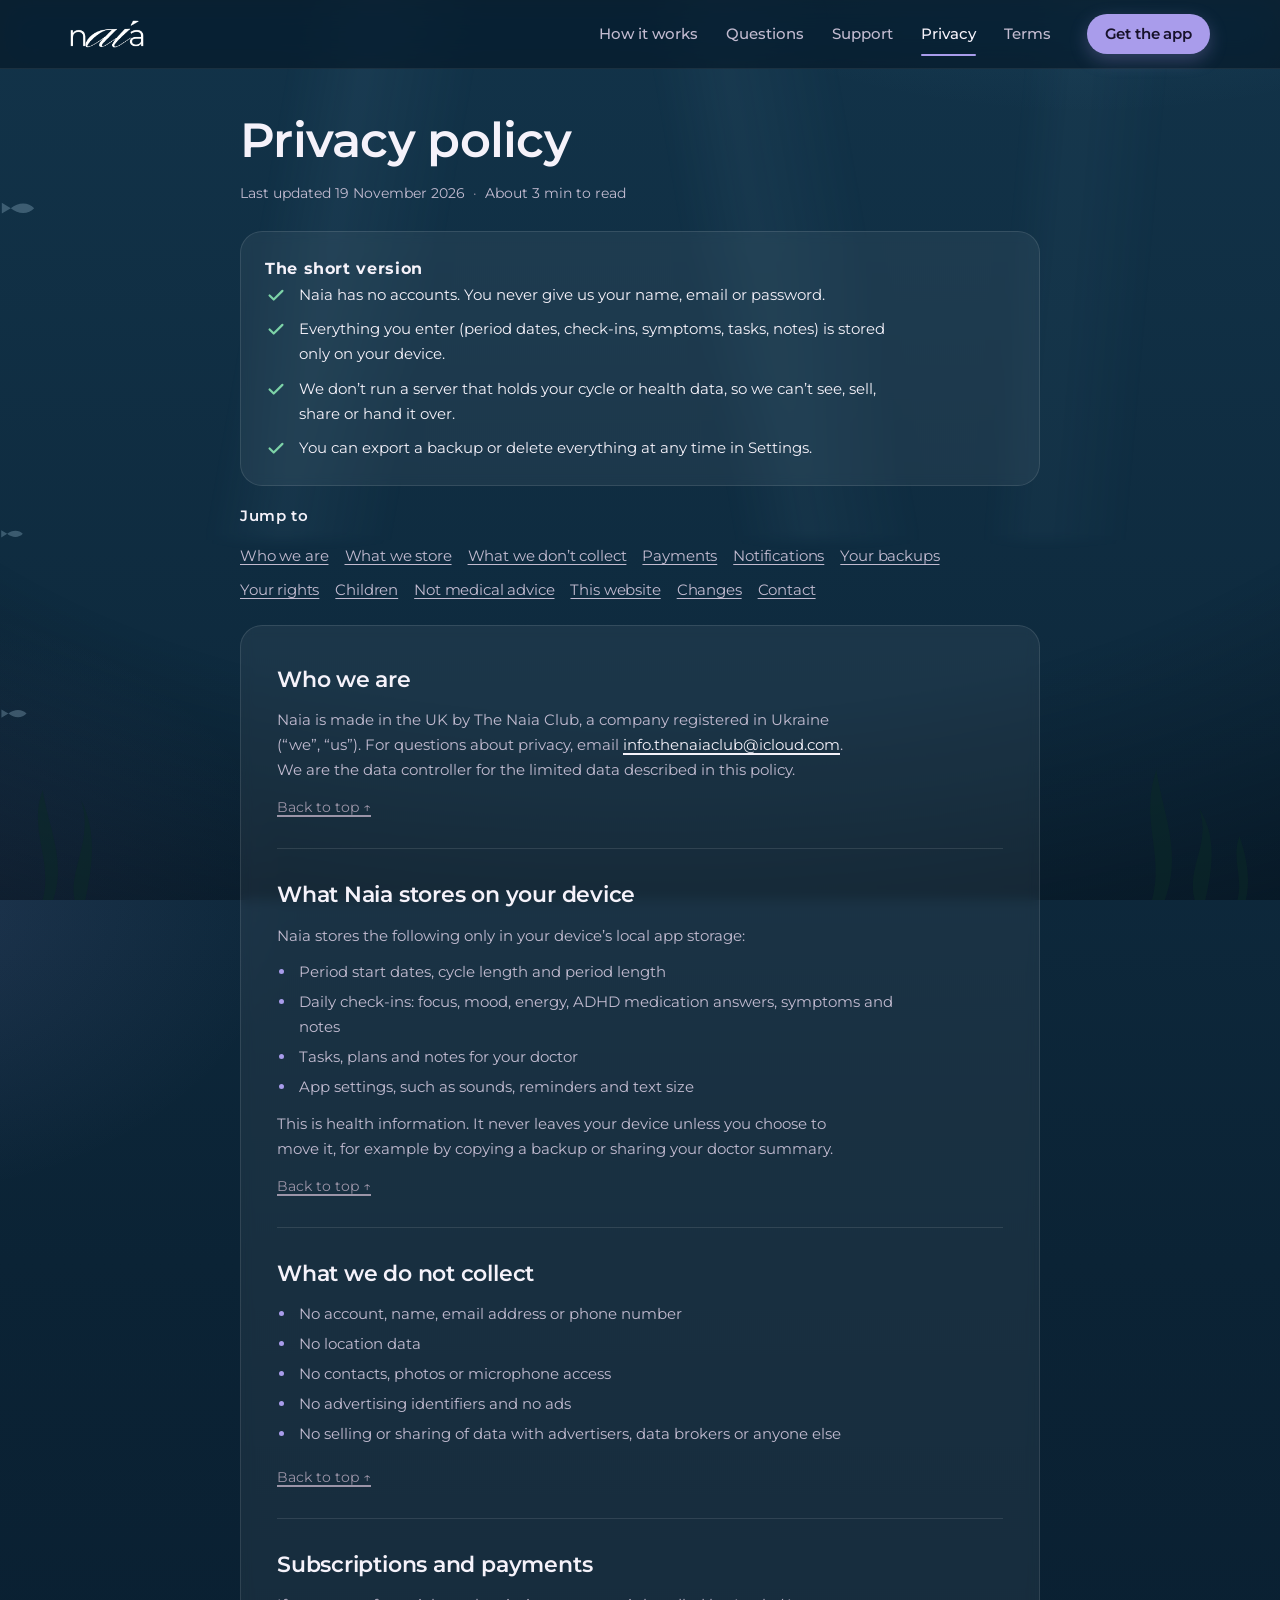
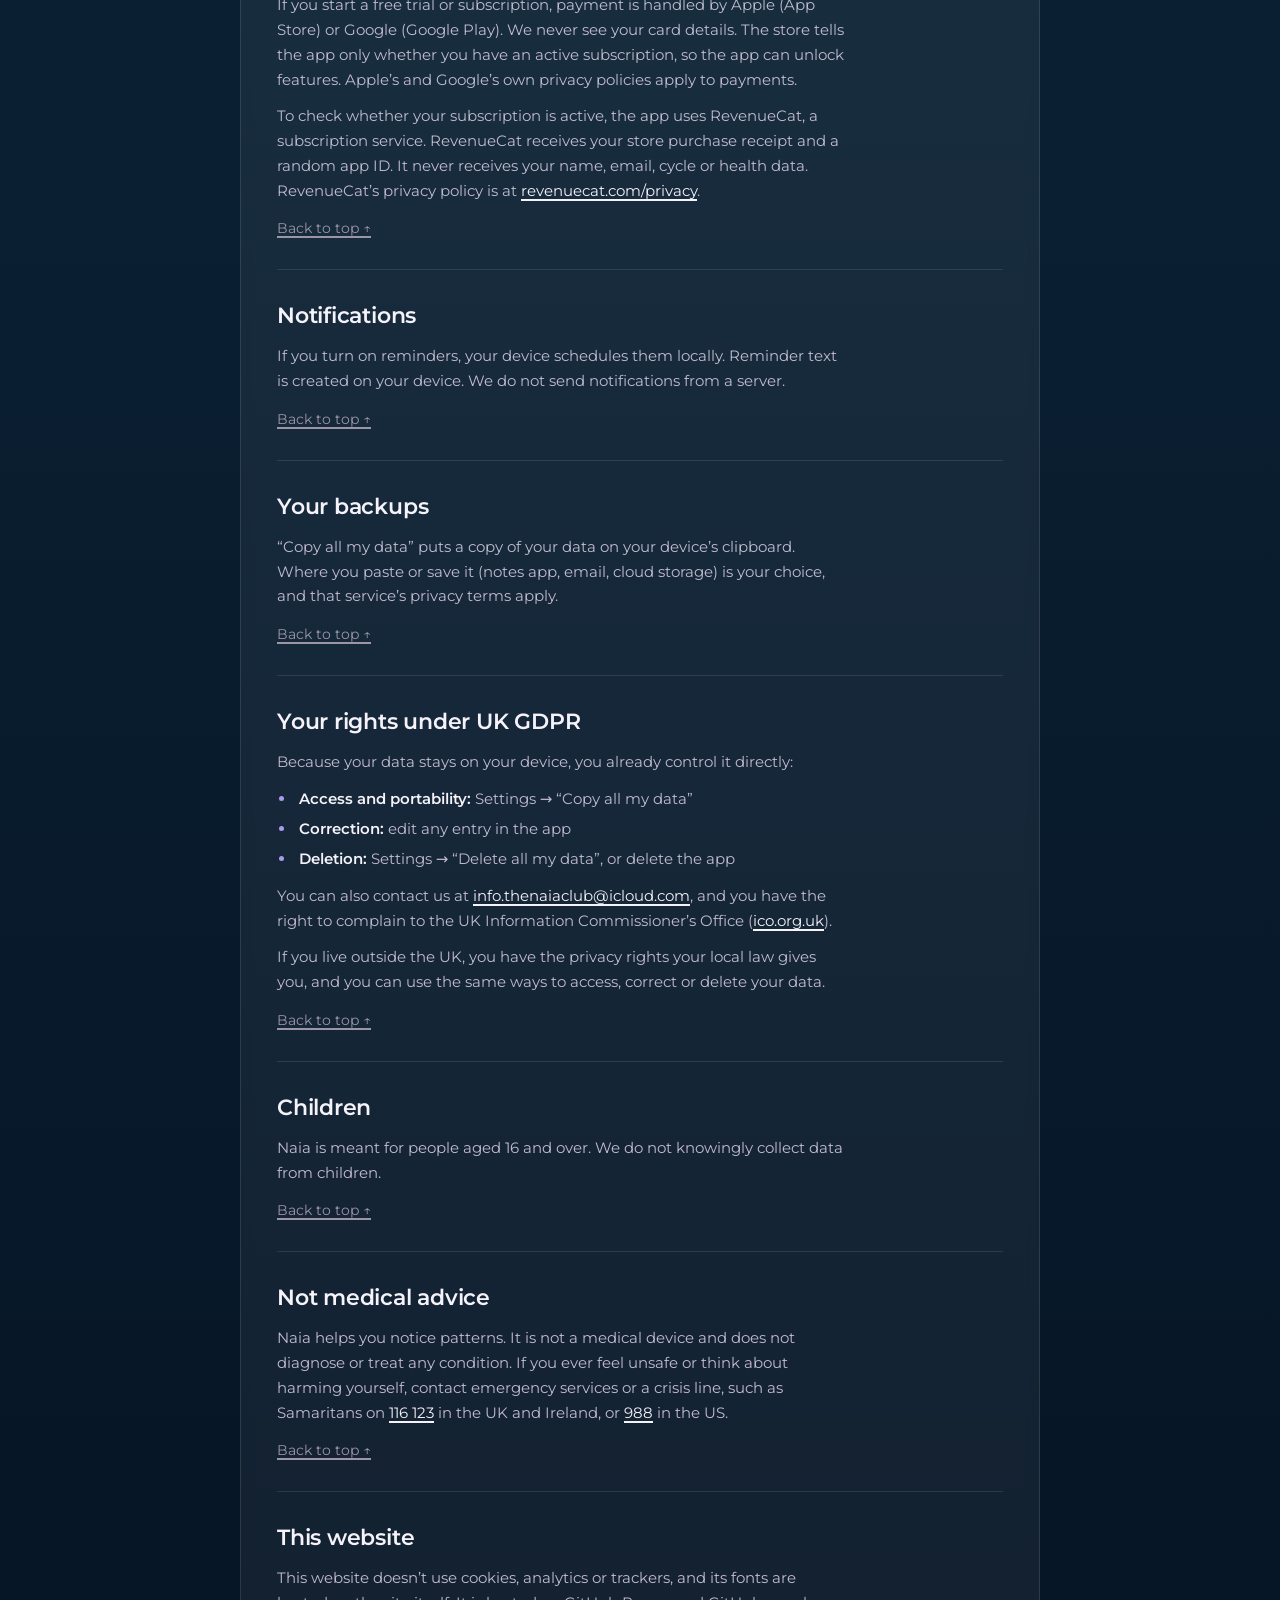
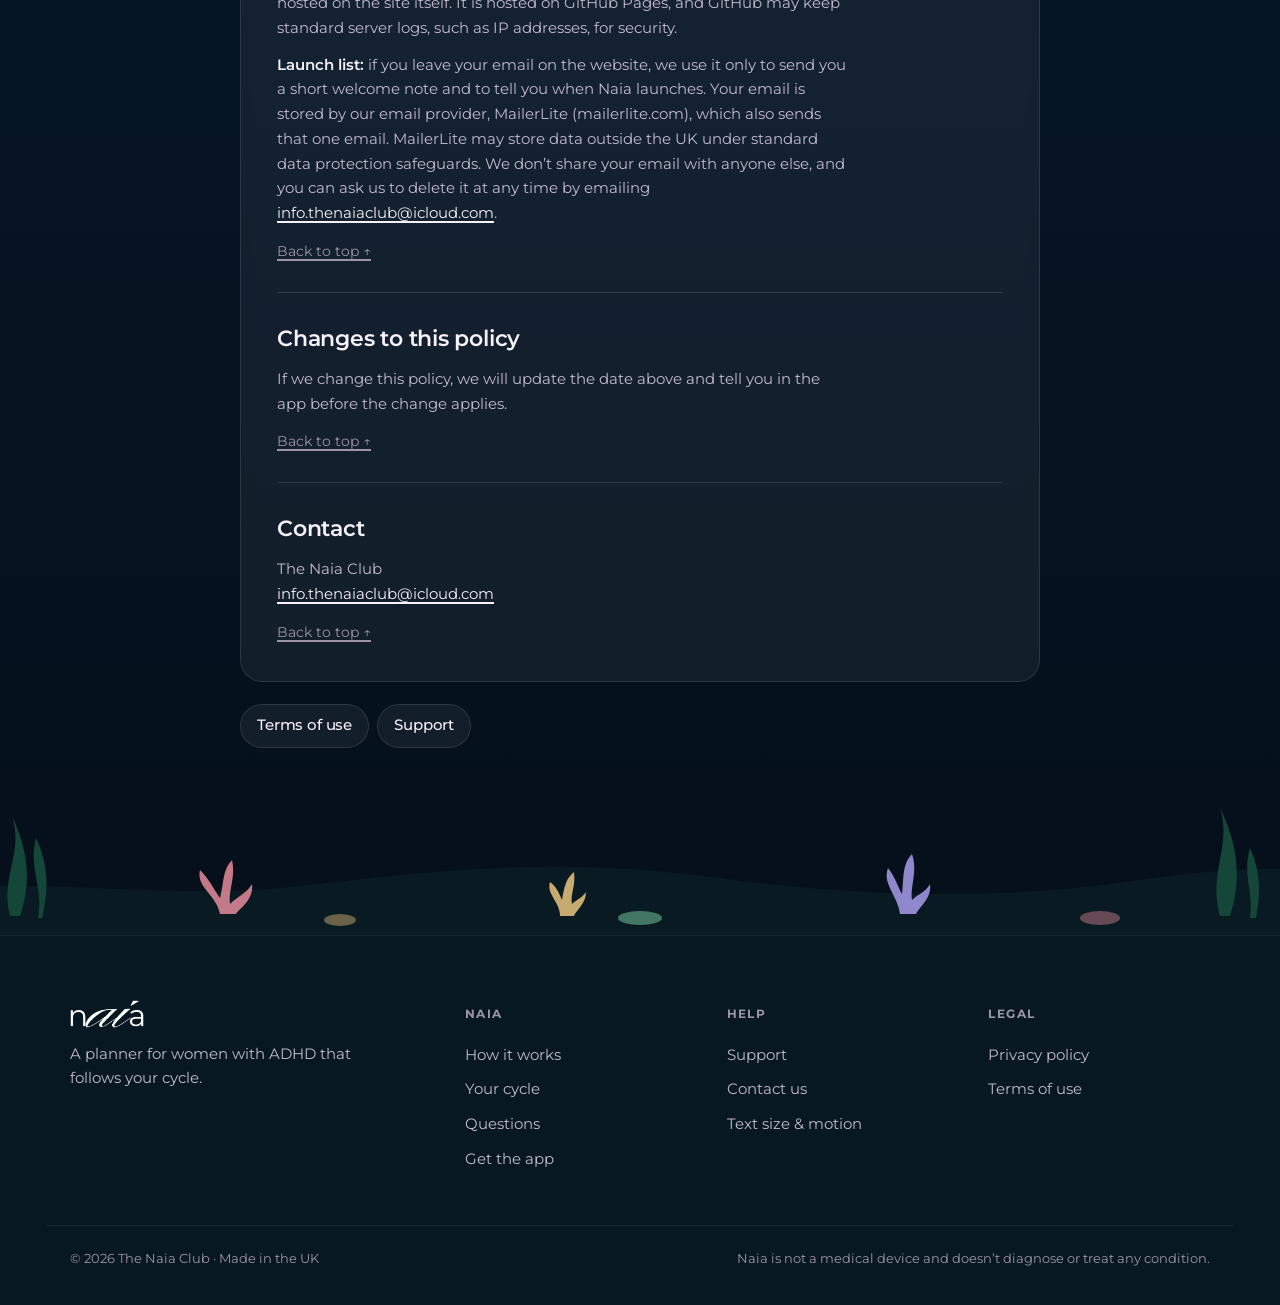
<file: privacy/index.html>
<!doctype html>
<html lang="en-GB" class="still">
<head>
<meta charset="utf-8">
<meta name="viewport" content="width=device-width,initial-scale=1,viewport-fit=cover">
<meta name="apple-mobile-web-app-title" content="Naia">
<meta name="format-detection" content="telephone=no">
<title>Privacy policy · Naia</title>
<meta name="description" content="How Naia handles your data. There are no accounts, and everything stays on your device.">
<meta name="theme-color" content="#0A1F30">
<link rel="icon" href="../favicon.svg" type="image/svg+xml">
<link rel="apple-touch-icon" href="../apple-touch-icon.png">
<meta property="og:type" content="website">
<meta property="og:site_name" content="Naia">
<meta property="og:title" content="Privacy policy · Naia">
<meta property="og:description" content="How Naia handles your data. There are no accounts, and everything stays on your device.">
<meta property="og:image" content="https://thenaiaclub.github.io/og.png">
<meta property="og:url" content="https://thenaiaclub.github.io/privacy/">
<meta name="twitter:card" content="summary_large_image">
<link rel="preload" href="../fonts/montserrat.woff2" as="font" type="font/woff2" crossorigin>
<link rel="stylesheet" href="../fonts/fonts.css">
<link rel="stylesheet" href="../style.css?v=1795731185">
<script src="../site.js?v=1795731185"></script>
</head>
<body>
<a class="skip" href="#main">Skip to content</a>
<div class="sea" aria-hidden="true"><div class="rays"></div>
<svg class="weed" viewBox="0 0 1200 160" preserveAspectRatio="none"><g fill="#0B2A26"><path d="M40 160c10-40-14-70 0-110 6 40 22 70 10 110z"/><path d="M70 160c-6-30 18-60 6-100 16 34 10 70 4 100z"/><path d="M1080 160c12-46-12-80 4-130 8 50 24 84 8 130z"/><path d="M1120 160c-8-34 16-56 4-92 18 30 12 64 6 92z"/><path d="M1160 160c6-24-6-40 2-64 8 26 10 44 6 64z"/></g></svg>
</div>
<header class="site"><div class="wrap nav2">
  <a class="brand" href="../index.html" aria-label="Naia home"><img class="logo" src="../logo.png" width="510" height="193" alt=""></a>
  <nav class="main" aria-label="Main"><a href="../index.html#features">How it works</a><a href="../index.html#faq">Questions</a><a href="../support/index.html">Support</a><a href="../privacy/index.html" aria-current="page">Privacy</a><a href="../terms/index.html">Terms</a></nav>
  <a class="btn navbtn" href="../index.html#download">Get the app</a>
  <button class="menubtn" id="menuBtn" type="button" aria-expanded="false" aria-controls="mnav" aria-label="Menu"><svg viewBox="0 0 24 24" fill="none" stroke="currentColor" stroke-width="2" stroke-linecap="round" aria-hidden="true"><path d="M4 7h16M4 12h16M4 17h16"/></svg></button>
</div>
<div class="mnav" id="mnav" hidden><div class="wrap"><a href="../index.html#features">How it works</a><a href="../index.html#faq">Questions</a><a href="../support/index.html">Support</a><a href="../privacy/index.html" aria-current="page">Privacy</a><a href="../terms/index.html">Terms</a><button type="button" class="opensettings">Text size &amp; motion</button></div></div>
</header>
<main id="main">
<section class="page" id="top"><div class="wrap">
<h1>Privacy policy</h1>
<div class="meta"><span>Last updated 19 November 2026</span><span>About 3 min to read</span></div>
<div class="card inshort"><p class="label">The short version</p><ul><li><svg viewBox="0 0 24 24" fill="none" stroke="currentColor" stroke-width="2.4" stroke-linecap="round" stroke-linejoin="round" aria-hidden="true"><path d="M5 12.5l4.5 4.5L19 7.5"/></svg><span>Naia has no accounts. You never give us your name, email or password.</span></li><li><svg viewBox="0 0 24 24" fill="none" stroke="currentColor" stroke-width="2.4" stroke-linecap="round" stroke-linejoin="round" aria-hidden="true"><path d="M5 12.5l4.5 4.5L19 7.5"/></svg><span>Everything you enter (period dates, check-ins, symptoms, tasks, notes) is stored only on your device.</span></li><li><svg viewBox="0 0 24 24" fill="none" stroke="currentColor" stroke-width="2.4" stroke-linecap="round" stroke-linejoin="round" aria-hidden="true"><path d="M5 12.5l4.5 4.5L19 7.5"/></svg><span>We don’t run a server that holds your cycle or health data, so we can’t see, sell, share or hand it over.</span></li><li><svg viewBox="0 0 24 24" fill="none" stroke="currentColor" stroke-width="2.4" stroke-linecap="round" stroke-linejoin="round" aria-hidden="true"><path d="M5 12.5l4.5 4.5L19 7.5"/></svg><span>You can export a backup or delete everything at any time in Settings.</span></li></ul></div>
<div class="jump"><span class="label">Jump to</span><nav aria-label="On this page"><a class="pill" href="#who-we-are">Who we are</a><a class="pill" href="#what-naia-stores-on-your-device">What we store</a><a class="pill" href="#what-we-do-not-collect">What we don’t collect</a><a class="pill" href="#subscriptions-and-payments">Payments</a><a class="pill" href="#notifications">Notifications</a><a class="pill" href="#your-backups">Your backups</a><a class="pill" href="#your-rights-under-uk-gdpr">Your rights</a><a class="pill" href="#children">Children</a><a class="pill" href="#not-medical-advice">Not medical advice</a><a class="pill" href="#this-website">This website</a><a class="pill" href="#changes-to-this-policy">Changes</a><a class="pill" href="#contact">Contact</a></nav></div>
<div class="card doc">
<section id="who-we-are"><h2>Who we are</h2><p>Naia is made in the UK by The Naia Club, a company registered in Ukraine (“we”, “us”). For questions about privacy, email <a href="mailto:info.thenaiaclub@icloud.com">info.thenaiaclub@icloud.com</a>. We are the data controller for the limited data described in this policy.</p><a class="totop" href="#top">Back to top ↑</a></section>
<section id="what-naia-stores-on-your-device"><h2>What Naia stores on your device</h2><p>Naia stores the following only in your device’s local app storage:</p><ul><li>Period start dates, cycle length and period length</li><li>Daily check-ins: focus, mood, energy, ADHD medication answers, symptoms and notes</li><li>Tasks, plans and notes for your doctor</li><li>App settings, such as sounds, reminders and text size</li></ul><p>This is health information. It never leaves your device unless you choose to move it, for example by copying a backup or sharing your doctor summary.</p><a class="totop" href="#top">Back to top ↑</a></section>
<section id="what-we-do-not-collect"><h2>What we do not collect</h2><ul><li>No account, name, email address or phone number</li><li>No location data</li><li>No contacts, photos or microphone access</li><li>No advertising identifiers and no ads</li><li>No selling or sharing of data with advertisers, data brokers or anyone else</li></ul><a class="totop" href="#top">Back to top ↑</a></section>
<section id="subscriptions-and-payments"><h2>Subscriptions and payments</h2><p>If you start a free trial or subscription, payment is handled by Apple (App Store) or Google (Google Play). We never see your card details. The store tells the app only whether you have an active subscription, so the app can unlock features. Apple’s and Google’s own privacy policies apply to payments.</p><p>To check whether your subscription is active, the app uses RevenueCat, a subscription service. RevenueCat receives your store purchase receipt and a random app ID. It never receives your name, email, cycle or health data. RevenueCat’s privacy policy is at <a href="https://www.revenuecat.com/privacy" rel="noopener">revenuecat.com/privacy</a>.</p><a class="totop" href="#top">Back to top ↑</a></section>
<section id="notifications"><h2>Notifications</h2><p>If you turn on reminders, your device schedules them locally. Reminder text is created on your device. We do not send notifications from a server.</p><a class="totop" href="#top">Back to top ↑</a></section>
<section id="your-backups"><h2>Your backups</h2><p>“Copy all my data” puts a copy of your data on your device’s clipboard. Where you paste or save it (notes app, email, cloud storage) is your choice, and that service’s privacy terms apply.</p><a class="totop" href="#top">Back to top ↑</a></section>
<section id="your-rights-under-uk-gdpr"><h2>Your rights under UK GDPR</h2><p>Because your data stays on your device, you already control it directly:</p><ul><li><b>Access and portability:</b> Settings → “Copy all my data”</li><li><b>Correction:</b> edit any entry in the app</li><li><b>Deletion:</b> Settings → “Delete all my data”, or delete the app</li></ul><p>You can also contact us at <a href="mailto:info.thenaiaclub@icloud.com">info.thenaiaclub@icloud.com</a>, and you have the right to complain to the UK Information Commissioner’s Office (<a href="https://ico.org.uk" rel="noopener">ico.org.uk</a>).</p><p>If you live outside the UK, you have the privacy rights your local law gives you, and you can use the same ways to access, correct or delete your data.</p><a class="totop" href="#top">Back to top ↑</a></section>
<section id="children"><h2>Children</h2><p>Naia is meant for people aged 16 and over. We do not knowingly collect data from children.</p><a class="totop" href="#top">Back to top ↑</a></section>
<section id="not-medical-advice"><h2>Not medical advice</h2><p>Naia helps you notice patterns. It is not a medical device and does not diagnose or treat any condition. If you ever feel unsafe or think about harming yourself, contact emergency services or a crisis line, such as Samaritans on <a href="tel:116123">116 123</a> in the UK and Ireland, or <a href="tel:988">988</a> in the US.</p><a class="totop" href="#top">Back to top ↑</a></section>
<section id="this-website"><h2>This website</h2><p>This website doesn’t use cookies, analytics or trackers, and its fonts are hosted on the site itself. It is hosted on GitHub Pages, and GitHub may keep standard server logs, such as IP addresses, for security.</p><p><b>Launch list:</b> if you leave your email on the website, we use it only to send you a short welcome note and to tell you when Naia launches. Your email is stored by our email provider, MailerLite (mailerlite.com), which also sends that one email. MailerLite may store data outside the UK under standard data protection safeguards. We don’t share your email with anyone else, and you can ask us to delete it at any time by emailing <a href="mailto:info.thenaiaclub@icloud.com">info.thenaiaclub@icloud.com</a>.</p><a class="totop" href="#top">Back to top ↑</a></section>
<section id="changes-to-this-policy"><h2>Changes to this policy</h2><p>If we change this policy, we will update the date above and tell you in the app before the change applies.</p><a class="totop" href="#top">Back to top ↑</a></section>
<section id="contact"><h2>Contact</h2><p>The Naia Club<br><a href="mailto:info.thenaiaclub@icloud.com">info.thenaiaclub@icloud.com</a></p><a class="totop" href="#top">Back to top ↑</a></section>
</div>
<div class="crossref"><a class="pill" href="../terms/index.html">Terms of use</a><a class="pill" href="../support/index.html">Support</a></div>
</div></section>
</main>
<svg class="seabed" viewBox="0 0 1440 140" preserveAspectRatio="xMidYMax slice" aria-hidden="true">
 <path d="M0 140V96c120-18 240 10 380-6s260-30 420-8 300 20 420 2 180-10 220-4v60z" fill="#0A1A22"/>
 <g fill="#14463A"><path d="M90 120c-10-40 14-62 2-100 16 34 20 66 8 100z"/><path d="M118 122c6-30-10-50-2-80 14 30 12 56 6 80z"/><path d="M1300 120c-12-44 12-70 0-108 18 36 22 72 10 108z"/><path d="M1330 122c4-26-8-44 0-70 12 26 10 50 6 70z"/></g>
 <g opacity=".85"><path d="M300 118c-4-20-24-26-20-44 10 10 14 20 20 28 4-14 2-28 12-38 4 18-4 30-2 44 8-8 16-10 22-20 2 16-12 24-16 30z" fill="#E88C9C"/>
 <path d="M980 118c-2-18-18-30-12-46 8 10 10 20 14 26 2-16 0-30 10-40 6 18-2 32 0 46 6-6 14-8 18-16 2 14-10 22-14 30z" fill="#A99CEB"/>
 <path d="M640 120c0-14-14-22-10-34 8 6 10 14 12 18 2-12 4-22 12-28 2 14-4 22-2 32 4-4 10-6 14-12 0 12-10 18-12 24z" fill="#E9C47E"/>
 <ellipse cx="720" cy="122" rx="22" ry="7" fill="#7DD3A8" opacity=".6"/><ellipse cx="420" cy="124" rx="16" ry="6" fill="#E9C47E" opacity=".5"/><ellipse cx="1180" cy="122" rx="20" ry="7" fill="#E88C9C" opacity=".5"/></g>
</svg>
<footer class="site"><div class="wrap fgrid">
  <div class="fbrand"><img class="logo" src="../logo.png" width="510" height="193" alt="Naia"><p>A planner for women with ADHD that follows your cycle.</p></div>
  <div class="fcol"><h3>Naia</h3><a href="../index.html#features">How it works</a><a href="../index.html#cycle">Your cycle</a><a href="../index.html#faq">Questions</a><a href="../index.html#download">Get the app</a></div>
  <div class="fcol"><h3>Help</h3><a href="../support/index.html">Support</a><a href="mailto:info.thenaiaclub@icloud.com">Contact us</a><button type="button" id="settingsBtn" aria-expanded="false" aria-controls="settings">Text size &amp; motion</button></div>
  <div class="fcol"><h3>Legal</h3><a href="../privacy/index.html">Privacy policy</a><a href="../terms/index.html">Terms of use</a></div>
</div>
<div class="wrap fbottom"><span>© 2026 The Naia Club · Made in the UK</span><span>Naia is not a medical device and doesn’t diagnose or treat any condition.</span></div>
<div class="panel sheet" id="settings" hidden role="dialog" aria-label="Text size and motion">
  <div class="row"><h2>Text size</h2><div class="seg" role="group"><button type="button" data-set="size" data-val="normal" aria-pressed="false">Normal</button><button type="button" data-set="size" data-val="large" aria-pressed="false">Large</button><button type="button" data-set="size" data-val="larger" aria-pressed="false">Larger</button></div></div>
  <div class="row"><h2>Background</h2><div class="seg" role="group"><button type="button" data-set="motion" data-val="moving" aria-pressed="false">Moving</button><button type="button" data-set="motion" data-val="still" aria-pressed="false">Still</button><button type="button" data-set="motion" data-val="off" aria-pressed="false">Off</button></div></div>
</div>
</footer>
</body>
</html>
</file>
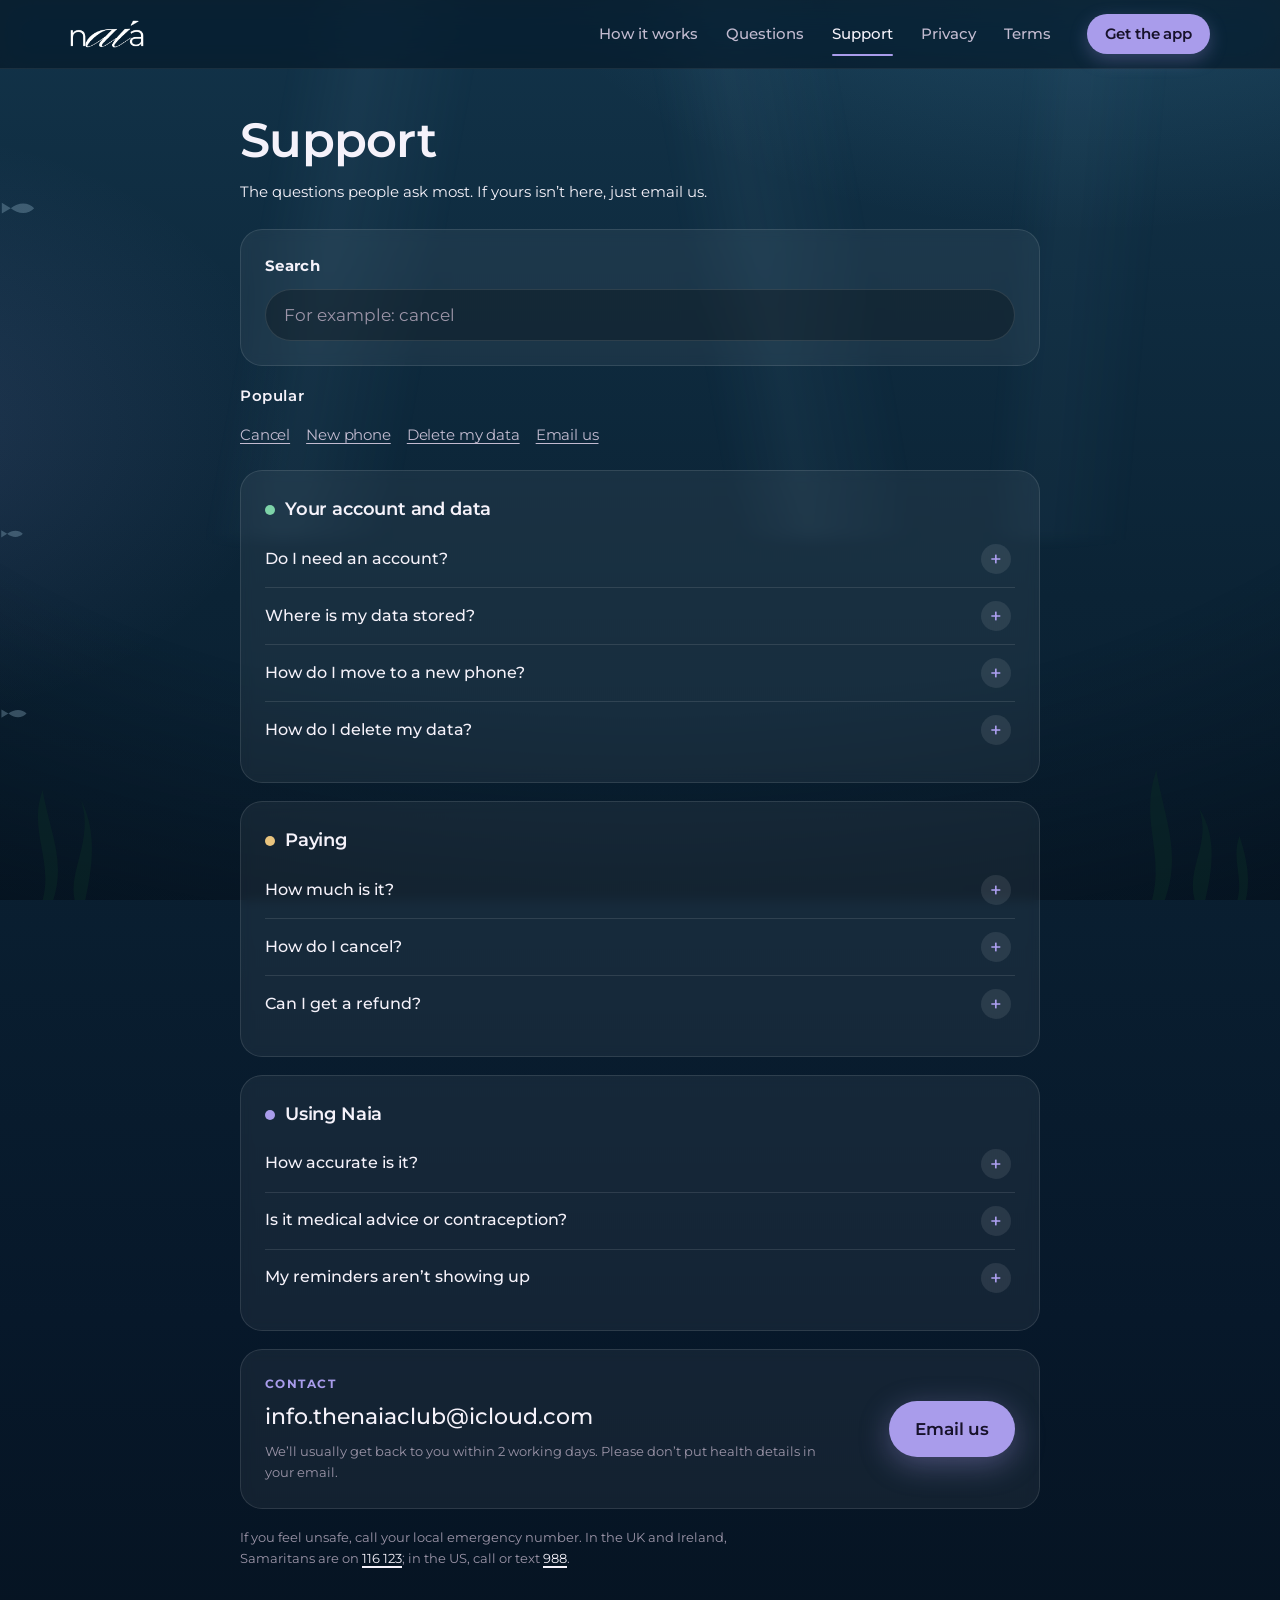
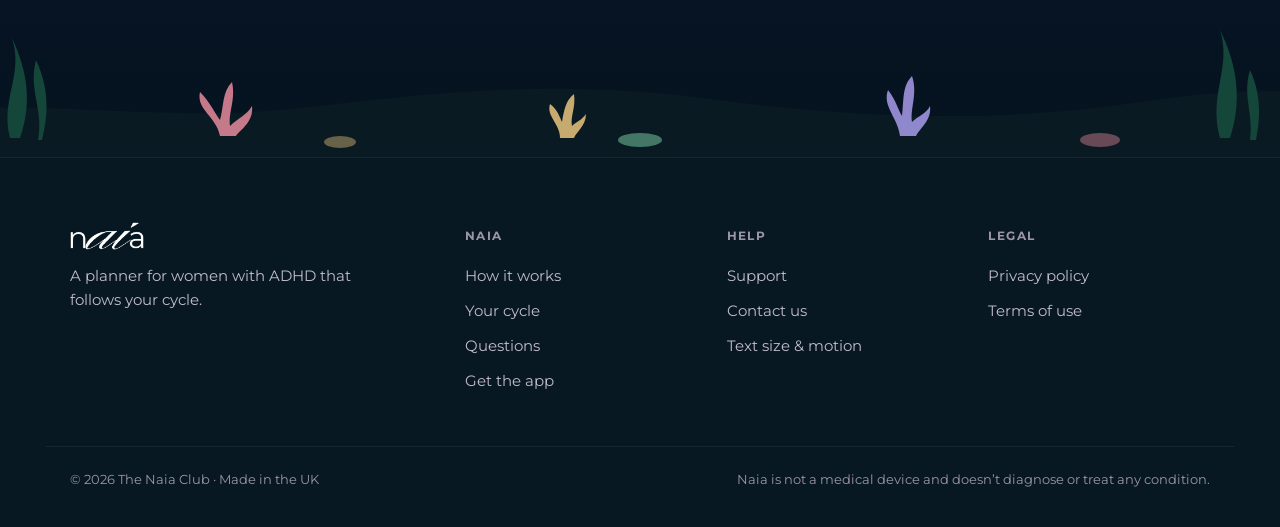
<file: support/index.html>
<!doctype html>
<html lang="en-GB" class="still">
<head>
<meta charset="utf-8">
<meta name="viewport" content="width=device-width,initial-scale=1,viewport-fit=cover">
<meta name="apple-mobile-web-app-title" content="Naia">
<meta name="format-detection" content="telephone=no">
<title>Support · Naia</title>
<meta name="description" content="Short answers to common questions about Naia, and how to contact us.">
<meta name="theme-color" content="#0A1F30">
<link rel="icon" href="../favicon.svg" type="image/svg+xml">
<link rel="apple-touch-icon" href="../apple-touch-icon.png">
<meta property="og:type" content="website">
<meta property="og:site_name" content="Naia">
<meta property="og:title" content="Support · Naia">
<meta property="og:description" content="Short answers to common questions about Naia, and how to contact us.">
<meta property="og:image" content="https://thenaiaclub.github.io/og.png">
<meta property="og:url" content="https://thenaiaclub.github.io/support/">
<meta name="twitter:card" content="summary_large_image">
<link rel="preload" href="../fonts/montserrat.woff2" as="font" type="font/woff2" crossorigin>
<link rel="stylesheet" href="../fonts/fonts.css">
<link rel="stylesheet" href="../style.css?v=1795731185">
<script src="../site.js?v=1795731185"></script>
</head>
<body>
<a class="skip" href="#main">Skip to content</a>
<div class="sea" aria-hidden="true"><div class="rays"></div>
<svg class="weed" viewBox="0 0 1200 160" preserveAspectRatio="none"><g fill="#0B2A26"><path d="M40 160c10-40-14-70 0-110 6 40 22 70 10 110z"/><path d="M70 160c-6-30 18-60 6-100 16 34 10 70 4 100z"/><path d="M1080 160c12-46-12-80 4-130 8 50 24 84 8 130z"/><path d="M1120 160c-8-34 16-56 4-92 18 30 12 64 6 92z"/><path d="M1160 160c6-24-6-40 2-64 8 26 10 44 6 64z"/></g></svg>
</div>
<header class="site"><div class="wrap nav2">
  <a class="brand" href="../index.html" aria-label="Naia home"><img class="logo" src="../logo.png" width="510" height="193" alt=""></a>
  <nav class="main" aria-label="Main"><a href="../index.html#features">How it works</a><a href="../index.html#faq">Questions</a><a href="../support/index.html" aria-current="page">Support</a><a href="../privacy/index.html">Privacy</a><a href="../terms/index.html">Terms</a></nav>
  <a class="btn navbtn" href="../index.html#download">Get the app</a>
  <button class="menubtn" id="menuBtn" type="button" aria-expanded="false" aria-controls="mnav" aria-label="Menu"><svg viewBox="0 0 24 24" fill="none" stroke="currentColor" stroke-width="2" stroke-linecap="round" aria-hidden="true"><path d="M4 7h16M4 12h16M4 17h16"/></svg></button>
</div>
<div class="mnav" id="mnav" hidden><div class="wrap"><a href="../index.html#features">How it works</a><a href="../index.html#faq">Questions</a><a href="../support/index.html" aria-current="page">Support</a><a href="../privacy/index.html">Privacy</a><a href="../terms/index.html">Terms</a><button type="button" class="opensettings">Text size &amp; motion</button></div></div>
</header>
<main id="main">
<section class="page"><div class="wrap">
<h1>Support</h1>
<p class="lead" style="margin:12px 0 24px">The questions people ask most. If yours isn’t here, just email us.</p>
<div class="finder card">
 <label for="q" class="label">Search</label>
 <input id="q" type="search" placeholder="For example: cancel" autocomplete="off">
 <p class="note" id="qnone" hidden>Can’t find that one. <a href="#contact">Email us</a> and we’ll help.</p>
</div>
<div class="jump"><span class="label">Popular</span><nav aria-label="Most asked">
 <a class="pill" href="#cancel">Cancel</a><a class="pill" href="#newphone">New phone</a><a class="pill" href="#delete">Delete my data</a><a class="pill" href="#contact">Email us</a>
</nav></div>
<div class="groups">
<div class="card group" style="--c:var(--fol)"><h2>Your account and data</h2><details id="account"><summary>Do I need an account?</summary><div class="a"><p>Nope. There’s no sign-up, email or password. Open the app, add the date your last period started and you’re done.</p></div></details><details id="data"><summary>Where is my data stored?</summary><div class="a"><p>On your phone, inside the app. We don’t have a copy and we can’t see it. The <a href="../privacy/index.html">privacy policy</a> has the details.</p></div></details><details id="newphone"><summary>How do I move to a new phone?</summary><div class="a"><ol><li>On your old phone, go to <b>Settings → Copy all my data</b>.</li><li>Paste it somewhere you can get to from the new phone, like a note or an email to yourself.</li><li>On the new phone, go to <b>Settings → Restore</b> and paste it in.</li><li>If your subscription doesn’t show up, tap <b>Restore purchases</b>.</li></ol><p>Because we don’t keep a copy, we can’t get anything back from a lost phone. It’s worth making a backup every now and then.</p></div></details><details id="delete"><summary>How do I delete my data?</summary><div class="a"><p>Go to <b>Settings → Delete all my data</b>, or just delete the app. Either way it’s gone for good, and we can’t undo it.</p></div></details></div>
<div class="card group" style="--c:var(--ovu)"><h2>Paying</h2><details id="cost"><summary>How much is it?</summary><div class="a"><p>The first 7 days are free. After that you pick monthly or yearly. You’ll see the price in the app before the trial starts, and you won’t be charged during it.</p></div></details><details id="cancel"><summary>How do I cancel?</summary><div class="a"><p><b>On iPhone</b></p><ol><li>Open <b>Settings</b> and tap your name.</li><li>Tap <b>Subscriptions</b>, then <b>Naia</b>.</li><li>Tap <b>Cancel Subscription</b>.</li></ol><p><b>On Android</b></p><ol><li>Open <b>Google Play</b> and tap your profile picture.</li><li>Tap <b>Payments &amp; subscriptions</b>, then <b>Subscriptions</b>, then <b>Naia</b>.</li><li>Tap <b>Cancel</b>.</li></ol><p>If you don’t want to pay, do this at least 24 hours before the trial ends.</p></div></details><details id="refund"><summary>Can I get a refund?</summary><div class="a"><p>Apple and Google handle refunds, so we can’t do it from our side, sorry.</p><ul><li><b>iPhone:</b> go to <a href="https://reportaproblem.apple.com" rel="noopener">reportaproblem.apple.com</a></li><li><b>Android:</b> find the order in Google Play and tap “Request a refund”</li></ul></div></details></div>
<div class="card group" style="--c:var(--lut)"><h2>Using Naia</h2><details id="accuracy"><summary>How accurate is it?</summary><div class="a"><p>It’s a best guess based on what you log, and it gets better after a few cycles. If your cycle is irregular it’ll be less sure of itself.</p></div></details><details id="medical"><summary>Is it medical advice or contraception?</summary><div class="a"><p>No to both. Naia can help you spot patterns, but it’s not a medical device and you shouldn’t use it to avoid pregnancy. For anything health-related, talk to your GP.</p></div></details><details id="reminders"><summary>My reminders aren’t showing up</summary><div class="a"><ol><li>Check notifications are switched on for Naia in your phone’s settings.</li><li>Make sure Focus or Do Not Disturb isn’t hiding them.</li><li>In Naia’s Settings, turn the reminder off and back on.</li></ol></div></details></div>
</div>
<div class="card contact" id="contact">
 <div><p class="label">Contact</p><p class="mail">info.thenaiaclub@icloud.com</p><p class="note">We’ll usually get back to you within 2 working days. Please don’t put health details in your email.</p></div>
 <a class="btn" href="mailto:info.thenaiaclub@icloud.com?subject=Naia%20support">Email us</a>
</div>
<p class="note sos">If you feel unsafe, call your local emergency number. In the UK and Ireland, Samaritans are on <a href="tel:116123">116 123</a>; in the US, call or text <a href="tel:988">988</a>.</p>
</div></section>
</main>
<svg class="seabed" viewBox="0 0 1440 140" preserveAspectRatio="xMidYMax slice" aria-hidden="true">
 <path d="M0 140V96c120-18 240 10 380-6s260-30 420-8 300 20 420 2 180-10 220-4v60z" fill="#0A1A22"/>
 <g fill="#14463A"><path d="M90 120c-10-40 14-62 2-100 16 34 20 66 8 100z"/><path d="M118 122c6-30-10-50-2-80 14 30 12 56 6 80z"/><path d="M1300 120c-12-44 12-70 0-108 18 36 22 72 10 108z"/><path d="M1330 122c4-26-8-44 0-70 12 26 10 50 6 70z"/></g>
 <g opacity=".85"><path d="M300 118c-4-20-24-26-20-44 10 10 14 20 20 28 4-14 2-28 12-38 4 18-4 30-2 44 8-8 16-10 22-20 2 16-12 24-16 30z" fill="#E88C9C"/>
 <path d="M980 118c-2-18-18-30-12-46 8 10 10 20 14 26 2-16 0-30 10-40 6 18-2 32 0 46 6-6 14-8 18-16 2 14-10 22-14 30z" fill="#A99CEB"/>
 <path d="M640 120c0-14-14-22-10-34 8 6 10 14 12 18 2-12 4-22 12-28 2 14-4 22-2 32 4-4 10-6 14-12 0 12-10 18-12 24z" fill="#E9C47E"/>
 <ellipse cx="720" cy="122" rx="22" ry="7" fill="#7DD3A8" opacity=".6"/><ellipse cx="420" cy="124" rx="16" ry="6" fill="#E9C47E" opacity=".5"/><ellipse cx="1180" cy="122" rx="20" ry="7" fill="#E88C9C" opacity=".5"/></g>
</svg>
<footer class="site"><div class="wrap fgrid">
  <div class="fbrand"><img class="logo" src="../logo.png" width="510" height="193" alt="Naia"><p>A planner for women with ADHD that follows your cycle.</p></div>
  <div class="fcol"><h3>Naia</h3><a href="../index.html#features">How it works</a><a href="../index.html#cycle">Your cycle</a><a href="../index.html#faq">Questions</a><a href="../index.html#download">Get the app</a></div>
  <div class="fcol"><h3>Help</h3><a href="../support/index.html">Support</a><a href="mailto:info.thenaiaclub@icloud.com">Contact us</a><button type="button" id="settingsBtn" aria-expanded="false" aria-controls="settings">Text size &amp; motion</button></div>
  <div class="fcol"><h3>Legal</h3><a href="../privacy/index.html">Privacy policy</a><a href="../terms/index.html">Terms of use</a></div>
</div>
<div class="wrap fbottom"><span>© 2026 The Naia Club · Made in the UK</span><span>Naia is not a medical device and doesn’t diagnose or treat any condition.</span></div>
<div class="panel sheet" id="settings" hidden role="dialog" aria-label="Text size and motion">
  <div class="row"><h2>Text size</h2><div class="seg" role="group"><button type="button" data-set="size" data-val="normal" aria-pressed="false">Normal</button><button type="button" data-set="size" data-val="large" aria-pressed="false">Large</button><button type="button" data-set="size" data-val="larger" aria-pressed="false">Larger</button></div></div>
  <div class="row"><h2>Background</h2><div class="seg" role="group"><button type="button" data-set="motion" data-val="moving" aria-pressed="false">Moving</button><button type="button" data-set="motion" data-val="still" aria-pressed="false">Still</button><button type="button" data-set="motion" data-val="off" aria-pressed="false">Off</button></div></div>
</div>
</footer>
<script>
function o(){var d=location.hash&&document.querySelector(location.hash);if(d&&d.tagName==='DETAILS')d.open=true}
addEventListener('hashchange',o);o();
(function(){var q=document.getElementById('q'),none=document.getElementById('qnone');if(!q)return;
q.addEventListener('input',function(){var v=q.value.trim().toLowerCase(),any=false;
document.querySelectorAll('.group').forEach(function(g){var hit=false;g.querySelectorAll('details').forEach(function(d){var m=!v||d.textContent.toLowerCase().indexOf(v)>-1;d.hidden=!m;d.open=!!v&&m;if(m)hit=true});g.hidden=!hit;if(hit)any=true});
none.hidden=any})})();
</script>
</body>
</html>
</file>
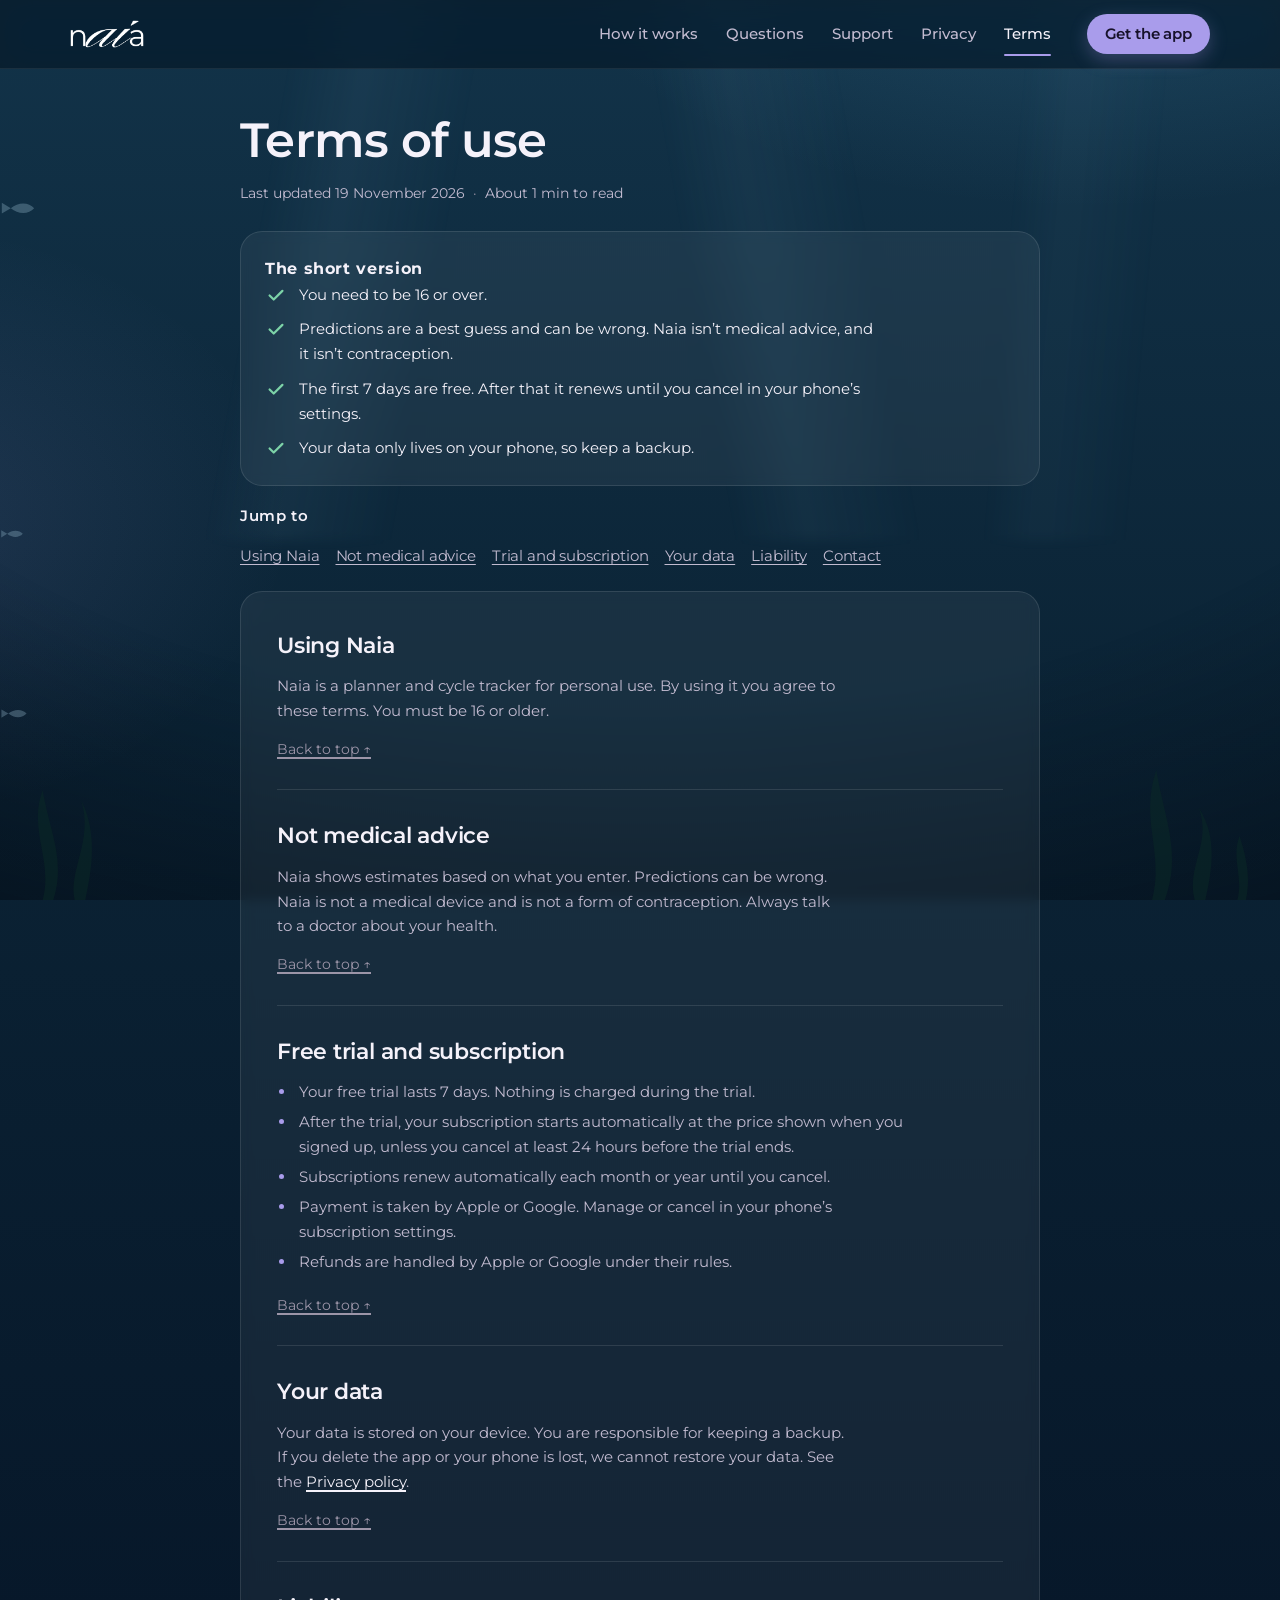
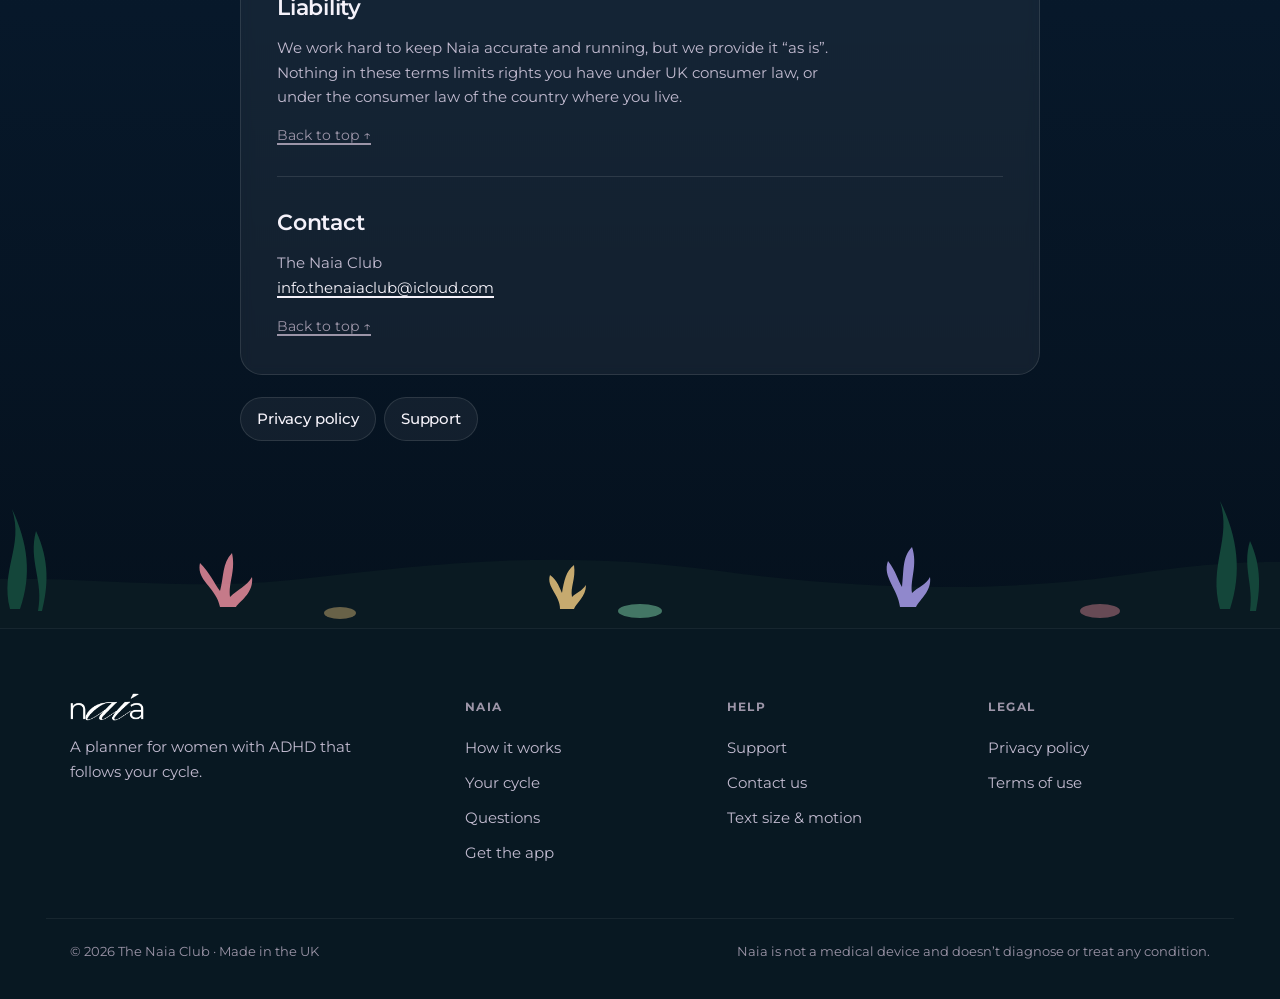
<file: terms/index.html>
<!doctype html>
<html lang="en-GB" class="still">
<head>
<meta charset="utf-8">
<meta name="viewport" content="width=device-width,initial-scale=1,viewport-fit=cover">
<meta name="apple-mobile-web-app-title" content="Naia">
<meta name="format-detection" content="telephone=no">
<title>Terms of use · Naia</title>
<meta name="description" content="Terms of use for the Naia app, including the free trial and subscription.">
<meta name="theme-color" content="#0A1F30">
<link rel="icon" href="../favicon.svg" type="image/svg+xml">
<link rel="apple-touch-icon" href="../apple-touch-icon.png">
<meta property="og:type" content="website">
<meta property="og:site_name" content="Naia">
<meta property="og:title" content="Terms of use · Naia">
<meta property="og:description" content="Terms of use for the Naia app, including the free trial and subscription.">
<meta property="og:image" content="https://thenaiaclub.github.io/og.png">
<meta property="og:url" content="https://thenaiaclub.github.io/terms/">
<meta name="twitter:card" content="summary_large_image">
<link rel="preload" href="../fonts/montserrat.woff2" as="font" type="font/woff2" crossorigin>
<link rel="stylesheet" href="../fonts/fonts.css">
<link rel="stylesheet" href="../style.css?v=1795731185">
<script src="../site.js?v=1795731185"></script>
</head>
<body>
<a class="skip" href="#main">Skip to content</a>
<div class="sea" aria-hidden="true"><div class="rays"></div>
<svg class="weed" viewBox="0 0 1200 160" preserveAspectRatio="none"><g fill="#0B2A26"><path d="M40 160c10-40-14-70 0-110 6 40 22 70 10 110z"/><path d="M70 160c-6-30 18-60 6-100 16 34 10 70 4 100z"/><path d="M1080 160c12-46-12-80 4-130 8 50 24 84 8 130z"/><path d="M1120 160c-8-34 16-56 4-92 18 30 12 64 6 92z"/><path d="M1160 160c6-24-6-40 2-64 8 26 10 44 6 64z"/></g></svg>
</div>
<header class="site"><div class="wrap nav2">
  <a class="brand" href="../index.html" aria-label="Naia home"><img class="logo" src="../logo.png" width="510" height="193" alt=""></a>
  <nav class="main" aria-label="Main"><a href="../index.html#features">How it works</a><a href="../index.html#faq">Questions</a><a href="../support/index.html">Support</a><a href="../privacy/index.html">Privacy</a><a href="../terms/index.html" aria-current="page">Terms</a></nav>
  <a class="btn navbtn" href="../index.html#download">Get the app</a>
  <button class="menubtn" id="menuBtn" type="button" aria-expanded="false" aria-controls="mnav" aria-label="Menu"><svg viewBox="0 0 24 24" fill="none" stroke="currentColor" stroke-width="2" stroke-linecap="round" aria-hidden="true"><path d="M4 7h16M4 12h16M4 17h16"/></svg></button>
</div>
<div class="mnav" id="mnav" hidden><div class="wrap"><a href="../index.html#features">How it works</a><a href="../index.html#faq">Questions</a><a href="../support/index.html">Support</a><a href="../privacy/index.html">Privacy</a><a href="../terms/index.html" aria-current="page">Terms</a><button type="button" class="opensettings">Text size &amp; motion</button></div></div>
</header>
<main id="main">
<section class="page" id="top"><div class="wrap">
<h1>Terms of use</h1>
<div class="meta"><span>Last updated 19 November 2026</span><span>About 1 min to read</span></div>
<div class="card inshort"><p class="label">The short version</p><ul><li><svg viewBox="0 0 24 24" fill="none" stroke="currentColor" stroke-width="2.4" stroke-linecap="round" stroke-linejoin="round" aria-hidden="true"><path d="M5 12.5l4.5 4.5L19 7.5"/></svg><span>You need to be 16 or over.</span></li><li><svg viewBox="0 0 24 24" fill="none" stroke="currentColor" stroke-width="2.4" stroke-linecap="round" stroke-linejoin="round" aria-hidden="true"><path d="M5 12.5l4.5 4.5L19 7.5"/></svg><span>Predictions are a best guess and can be wrong. Naia isn’t medical advice, and it isn’t contraception.</span></li><li><svg viewBox="0 0 24 24" fill="none" stroke="currentColor" stroke-width="2.4" stroke-linecap="round" stroke-linejoin="round" aria-hidden="true"><path d="M5 12.5l4.5 4.5L19 7.5"/></svg><span>The first 7 days are free. After that it renews until you cancel in your phone’s settings.</span></li><li><svg viewBox="0 0 24 24" fill="none" stroke="currentColor" stroke-width="2.4" stroke-linecap="round" stroke-linejoin="round" aria-hidden="true"><path d="M5 12.5l4.5 4.5L19 7.5"/></svg><span>Your data only lives on your phone, so keep a backup.</span></li></ul></div>
<div class="jump"><span class="label">Jump to</span><nav aria-label="On this page"><a class="pill" href="#using-naia">Using Naia</a><a class="pill" href="#not-medical-advice">Not medical advice</a><a class="pill" href="#free-trial-and-subscription">Trial and subscription</a><a class="pill" href="#your-data">Your data</a><a class="pill" href="#liability">Liability</a><a class="pill" href="#contact">Contact</a></nav></div>
<div class="card doc">
<section id="using-naia"><h2>Using Naia</h2><p>Naia is a planner and cycle tracker for personal use. By using it you agree to these terms. You must be 16 or older.</p><a class="totop" href="#top">Back to top ↑</a></section>
<section id="not-medical-advice"><h2>Not medical advice</h2><p>Naia shows estimates based on what you enter. Predictions can be wrong. Naia is not a medical device and is not a form of contraception. Always talk to a doctor about your health.</p><a class="totop" href="#top">Back to top ↑</a></section>
<section id="free-trial-and-subscription"><h2>Free trial and subscription</h2><ul><li>Your free trial lasts 7 days. Nothing is charged during the trial.</li><li>After the trial, your subscription starts automatically at the price shown when you signed up, unless you cancel at least 24 hours before the trial ends.</li><li>Subscriptions renew automatically each month or year until you cancel.</li><li>Payment is taken by Apple or Google. Manage or cancel in your phone’s subscription settings.</li><li>Refunds are handled by Apple or Google under their rules.</li></ul><a class="totop" href="#top">Back to top ↑</a></section>
<section id="your-data"><h2>Your data</h2><p>Your data is stored on your device. You are responsible for keeping a backup. If you delete the app or your phone is lost, we cannot restore your data. See the <a href="../privacy/index.html">Privacy policy</a>.</p><a class="totop" href="#top">Back to top ↑</a></section>
<section id="liability"><h2>Liability</h2><p>We work hard to keep Naia accurate and running, but we provide it “as is”. Nothing in these terms limits rights you have under UK consumer law, or under the consumer law of the country where you live.</p><a class="totop" href="#top">Back to top ↑</a></section>
<section id="contact"><h2>Contact</h2><p>The Naia Club<br><a href="mailto:info.thenaiaclub@icloud.com">info.thenaiaclub@icloud.com</a></p><a class="totop" href="#top">Back to top ↑</a></section>
</div>
<div class="crossref"><a class="pill" href="../privacy/index.html">Privacy policy</a><a class="pill" href="../support/index.html">Support</a></div>
</div></section>
</main>
<svg class="seabed" viewBox="0 0 1440 140" preserveAspectRatio="xMidYMax slice" aria-hidden="true">
 <path d="M0 140V96c120-18 240 10 380-6s260-30 420-8 300 20 420 2 180-10 220-4v60z" fill="#0A1A22"/>
 <g fill="#14463A"><path d="M90 120c-10-40 14-62 2-100 16 34 20 66 8 100z"/><path d="M118 122c6-30-10-50-2-80 14 30 12 56 6 80z"/><path d="M1300 120c-12-44 12-70 0-108 18 36 22 72 10 108z"/><path d="M1330 122c4-26-8-44 0-70 12 26 10 50 6 70z"/></g>
 <g opacity=".85"><path d="M300 118c-4-20-24-26-20-44 10 10 14 20 20 28 4-14 2-28 12-38 4 18-4 30-2 44 8-8 16-10 22-20 2 16-12 24-16 30z" fill="#E88C9C"/>
 <path d="M980 118c-2-18-18-30-12-46 8 10 10 20 14 26 2-16 0-30 10-40 6 18-2 32 0 46 6-6 14-8 18-16 2 14-10 22-14 30z" fill="#A99CEB"/>
 <path d="M640 120c0-14-14-22-10-34 8 6 10 14 12 18 2-12 4-22 12-28 2 14-4 22-2 32 4-4 10-6 14-12 0 12-10 18-12 24z" fill="#E9C47E"/>
 <ellipse cx="720" cy="122" rx="22" ry="7" fill="#7DD3A8" opacity=".6"/><ellipse cx="420" cy="124" rx="16" ry="6" fill="#E9C47E" opacity=".5"/><ellipse cx="1180" cy="122" rx="20" ry="7" fill="#E88C9C" opacity=".5"/></g>
</svg>
<footer class="site"><div class="wrap fgrid">
  <div class="fbrand"><img class="logo" src="../logo.png" width="510" height="193" alt="Naia"><p>A planner for women with ADHD that follows your cycle.</p></div>
  <div class="fcol"><h3>Naia</h3><a href="../index.html#features">How it works</a><a href="../index.html#cycle">Your cycle</a><a href="../index.html#faq">Questions</a><a href="../index.html#download">Get the app</a></div>
  <div class="fcol"><h3>Help</h3><a href="../support/index.html">Support</a><a href="mailto:info.thenaiaclub@icloud.com">Contact us</a><button type="button" id="settingsBtn" aria-expanded="false" aria-controls="settings">Text size &amp; motion</button></div>
  <div class="fcol"><h3>Legal</h3><a href="../privacy/index.html">Privacy policy</a><a href="../terms/index.html">Terms of use</a></div>
</div>
<div class="wrap fbottom"><span>© 2026 The Naia Club · Made in the UK</span><span>Naia is not a medical device and doesn’t diagnose or treat any condition.</span></div>
<div class="panel sheet" id="settings" hidden role="dialog" aria-label="Text size and motion">
  <div class="row"><h2>Text size</h2><div class="seg" role="group"><button type="button" data-set="size" data-val="normal" aria-pressed="false">Normal</button><button type="button" data-set="size" data-val="large" aria-pressed="false">Large</button><button type="button" data-set="size" data-val="larger" aria-pressed="false">Larger</button></div></div>
  <div class="row"><h2>Background</h2><div class="seg" role="group"><button type="button" data-set="motion" data-val="moving" aria-pressed="false">Moving</button><button type="button" data-set="motion" data-val="still" aria-pressed="false">Still</button><button type="button" data-set="motion" data-val="off" aria-pressed="false">Off</button></div></div>
</div>
</footer>
</body>
</html>
</file>
<file: fonts/fonts.css>
@font-face {
  font-family: 'Montserrat';
  font-style: italic;
  font-weight: 400 600;
  font-display: swap;
  src: url(montserrat-italic.woff2) format('woff2');
}
@font-face {
  font-family: 'Montserrat';
  font-style: normal;
  font-weight: 300 700;
  font-display: swap;
  src: url(montserrat.woff2) format('woff2');
}
/* Burgues Script (commercial font, needs a web licence).
   Put the licensed webfont at fonts/burgues-script.woff2 and it is used automatically.
   Until then the script words fall back to Montserrat italic. */
@font-face {
  font-family: 'Burgues Script';
  font-style: italic;
  font-weight: 400;
  font-display: swap;
  src: url(burgues-script.woff2) format('woff2');
}
</file>
<file: style.css>
/* Naia website. Visual language copied from the app: deep ocean, glass cards,
   lavender pills, small uppercase labels, Montserrat + Burgues Script. */
:root{
  --sea1:#0F2A3D; --sea2:#0A1F30; --sea3:#06141F; --sea4:#040D16;
  --glass:rgba(255,255,255,.055); --glass2:rgba(255,255,255,.09); --line:rgba(255,255,255,.11);
  --ink:#F5F2FA; --muted:#C2BBD0; --dim:#9C95A8;
  --men:#E88C9C; --fol:#7DD3A8; --ovu:#E9C47E; --lut:#A99CEB;
  --onlav:#17122B;
  --sans:"Montserrat",system-ui,-apple-system,"Segoe UI",sans-serif;
  --script:"Burgues Script","Montserrat",system-ui,sans-serif;
  --r:22px;
  color-scheme:dark;
}
html{font-size:100%;background:var(--sea4)}
html[data-size="large"]{font-size:112.5%}
html[data-size="larger"]{font-size:125%}
*{box-sizing:border-box}
body{margin:0;min-height:100vh;color:var(--ink);font-family:var(--sans);font-size:1.0625rem;line-height:1.55;-webkit-font-smoothing:antialiased;
  background:linear-gradient(180deg,var(--sea1) 0%,var(--sea2) 30%,var(--sea3) 70%,var(--sea4) 100%)}
a{color:var(--ink);text-underline-offset:3px}
a:hover{color:var(--lut)}
:focus-visible{outline:3px solid var(--lut);outline-offset:3px;border-radius:10px}
h1,h2,h3,p{margin:0}
.script{font-family:var(--script);font-style:italic;font-weight:400;letter-spacing:0;color:var(--lut)}
.label{font-size:.75rem;font-weight:700;letter-spacing:.12em;text-transform:uppercase;color:var(--lut)}
.muted{color:var(--muted)}
.note{font-size:.875rem;color:var(--dim)}
.skip{position:absolute;left:-999px;top:8px}.skip:focus{left:16px;z-index:50;background:var(--ink);color:var(--onlav);padding:8px 14px;border-radius:999px}
.wrap{position:relative;max-width:1080px;margin:0 auto;padding:0 20px}

/* ---------- sea (background life) ---------- */
.sea{position:fixed;inset:0;z-index:0;pointer-events:none;overflow:hidden}
.sea .rays{position:absolute;inset:-10% -20% 40%;background:
  linear-gradient(100deg,transparent 30%,rgba(140,200,230,.06) 34%,transparent 40%),
  linear-gradient(80deg,transparent 52%,rgba(140,200,230,.05) 56%,transparent 62%),
  linear-gradient(95deg,transparent 70%,rgba(140,200,230,.04) 73%,transparent 78%);filter:blur(6px)}
.sea .bubble{position:absolute;bottom:-20px;border-radius:50%;border:1px solid rgba(220,235,255,.35);background:radial-gradient(circle at 30% 30%,rgba(255,255,255,.35),rgba(255,255,255,0) 60%)}
.sea .fish{position:absolute;opacity:.35;color:#8FB3C7}
.sea .weed{position:absolute;bottom:0;width:100%;height:160px;opacity:.5}
html.moving .sea .bubble{animation:rise var(--t,18s) linear var(--d,0s) infinite}
html.moving .sea .fish{animation:swim var(--t,60s) linear var(--d,0s) infinite}
html.still .sea .bubble{bottom:auto;top:var(--y,60%)}
html.still .sea .fish{left:var(--x,20%)}
@keyframes rise{from{transform:translateY(0)}to{transform:translateY(-110vh)}}
@keyframes swim{from{transform:translateX(-10vw)}to{transform:translateX(115vw)}}
html.nosea .sea .bubble,html.nosea .sea .fish{display:none}

/* ---------- header ---------- */
header.site{position:sticky;top:0;z-index:20;background:linear-gradient(180deg,rgba(10,31,48,.92),rgba(10,31,48,.7));backdrop-filter:blur(14px);-webkit-backdrop-filter:blur(14px);border-bottom:1px solid var(--line)}
header.site .wrap{display:flex;align-items:center;gap:12px;min-height:68px;flex-wrap:wrap;padding-top:8px;padding-bottom:8px}
.brand{display:block;text-decoration:none;margin-right:auto;padding:4px 0}
.logo{display:block;height:30px;width:auto;filter:invert(1)}
nav.main{display:flex;gap:6px;flex-wrap:wrap}
.pill{display:inline-flex;align-items:center;gap:8px;min-height:44px;padding:0 16px;border-radius:999px;border:1px solid var(--line);background:var(--glass);color:var(--ink);text-decoration:none;font:inherit;font-size:.9375rem;font-weight:500;cursor:pointer}
.pill:hover{background:var(--glass2);color:var(--ink)}
.pill[aria-current="page"]{background:var(--lut);border-color:var(--lut);color:var(--onlav)}
.tools{display:flex;gap:6px}
.tools .pill{padding:0 14px}
.tools svg{width:18px;height:18px}
.panel{position:absolute;right:20px;top:calc(100% + 8px);width:min(320px,calc(100vw - 32px));padding:18px;border-radius:var(--r);background:rgba(16,36,52,.97);border:1px solid var(--line);box-shadow:0 20px 50px rgba(0,0,0,.45)}
.panel h2{font-size:1rem;font-weight:600;margin:0 0 8px}
.panel .row+.row{margin-top:16px}
.seg{display:flex;gap:4px;padding:4px;border-radius:999px;background:rgba(0,0,0,.25);border:1px solid var(--line)}
.seg button{flex:1;min-height:40px;border:0;border-radius:999px;background:transparent;color:var(--muted);font:inherit;font-size:.9375rem;cursor:pointer}
.seg button[aria-pressed="true"]{background:var(--lut);color:var(--onlav);font-weight:600}

main{position:relative;z-index:1}

/* ---------- buttons ---------- */
.btn{display:inline-flex;align-items:center;justify-content:center;gap:10px;min-height:56px;padding:0 26px;border-radius:999px;background:var(--lut);color:var(--onlav);font-weight:600;font-size:1.0625rem;text-decoration:none;border:0;box-shadow:0 8px 30px rgba(169,156,235,.35)}
.btn:hover{background:#BCB1F2;color:var(--onlav)}
.stores{display:flex;flex-wrap:wrap;gap:12px}
.store{display:inline-flex;align-items:center;gap:12px;min-height:58px;min-width:190px;padding:8px 20px;border-radius:18px;background:var(--glass);border:1px solid var(--line);color:var(--ink);line-height:1.15;text-decoration:none}
a.store:hover{background:var(--glass2);color:var(--ink)}
.store svg{width:26px;height:26px;flex:none}
.store small{display:block;font-size:.6875rem;color:var(--muted);letter-spacing:.02em}
.store b{font-size:1.125rem;font-weight:600}
.soon{margin-top:12px}

/* ---------- glass cards ---------- */
.card{background:var(--glass);border:1px solid var(--line);border-radius:var(--r);padding:24px;backdrop-filter:blur(6px);-webkit-backdrop-filter:blur(6px)}
.card.top{border-top:3px solid var(--c,var(--lut))}

/* ---------- home ---------- */
.hero{padding:56px 0 40px}
.hero .wrap{display:grid;grid-template-columns:1.1fr .9fr;gap:40px;align-items:center}
.hero h1{font-size:clamp(2.4rem,6vw,4rem);font-weight:600;line-height:1.08;letter-spacing:-.02em;margin:14px 0 18px;text-wrap:balance}
.hero .lead{font-size:1.25rem;color:var(--muted);max-width:30em;margin-bottom:28px}
.phone{display:block;width:min(300px,72vw);height:auto;margin:0 auto;filter:drop-shadow(0 30px 60px rgba(0,0,0,.55)) drop-shadow(0 0 40px rgba(169,156,235,.12))}
.phasebar{display:flex;gap:5px;margin:0 0 10px;max-width:420px}
.phasebar i{height:6px;border-radius:6px;background:var(--c);flex:var(--f)}
.legend{display:flex;flex-wrap:wrap;gap:6px 16px;font-size:.875rem;color:var(--muted);margin-bottom:28px}
.legend span::before{content:"";display:inline-block;width:9px;height:9px;border-radius:50%;background:var(--c);margin-right:7px;vertical-align:1px}

section.band{padding:48px 0}
.band h2,.page h1{font-size:clamp(1.75rem,4vw,2.5rem);font-weight:600;letter-spacing:-.015em;line-height:1.15;text-wrap:balance}
.band .intro{color:var(--muted);margin-top:10px;max-width:34em}

.steps{list-style:none;margin:36px 0 0;padding:0;display:grid;gap:28px}
.step{display:grid;grid-template-columns:1fr 300px;gap:36px;align-items:center}
.step:nth-child(even){grid-template-columns:300px 1fr}
.step:nth-child(even) .stext{order:2}
.stext{display:grid;grid-template-columns:56px 1fr;gap:18px;align-items:start}
.num{width:48px;height:48px;border-radius:50%;display:grid;place-items:center;font-weight:600;font-size:1.25rem;border:2px solid var(--c);box-shadow:0 0 0 6px rgba(255,255,255,.04),0 0 22px color-mix(in srgb,var(--c) 45%,transparent);background:rgba(8,20,32,.7)}
.stext h3{font-size:clamp(1.4rem,3vw,1.9rem);font-weight:600;line-height:1.2;margin:6px 0 10px}
.stext p{color:var(--muted);font-size:1.125rem;max-width:26em}
.stext .tag{display:inline-block;margin-top:14px;font-size:.875rem;padding:6px 12px;border-radius:999px;background:var(--glass);border:1px solid var(--line);color:var(--ink)}
.step .phone{width:100%;max-width:280px}

.private{display:grid;grid-template-columns:auto 1fr;gap:24px;align-items:center;padding:32px;border-top:3px solid var(--fol)}
.private .shield{width:64px;height:64px;color:var(--fol)}
.private h2 .script{color:var(--fol)}
.private p{color:var(--muted);margin-top:10px;max-width:40em}
.chips{list-style:none;padding:0;margin:18px 0 0;display:flex;flex-wrap:wrap;gap:8px}
.chips li{display:inline-flex;align-items:center;gap:7px;font-size:.9375rem;padding:7px 14px;border-radius:999px;background:var(--glass);border:1px solid var(--line)}
.chips li svg{width:16px;height:16px;color:var(--fol)}

.extras{display:grid;grid-template-columns:repeat(4,1fr);gap:14px;margin-top:28px}
.extra h3{font-size:1.0625rem;font-weight:600;margin:14px 0 6px}
.extra p{color:var(--muted);font-size:.9375rem}
.extra .ico{width:42px;height:42px;border-radius:50%;display:grid;place-items:center;background:color-mix(in srgb,var(--c) 18%,transparent);color:var(--c)}
.extra .ico svg{width:22px;height:22px}

.cta{text-align:center;padding:40px 24px}
.cta .stores{justify-content:center;margin-top:24px}
.cta p{color:var(--muted);margin-top:10px}

/* ---------- inner pages ---------- */
.page{padding:44px 0 24px}
.page .wrap{max-width:780px}
.page h1{font-size:clamp(2.1rem,5vw,3rem)}
.meta{display:flex;flex-wrap:wrap;gap:8px;margin:14px 0 26px}
.meta span{font-size:.875rem;color:var(--muted);padding:6px 12px;border-radius:999px;background:var(--glass);border:1px solid var(--line)}
.inshort{border-top:3px solid var(--fol);margin-bottom:18px}
.inshort h2{font-size:1.25rem;font-weight:600;margin:6px 0 12px}
.inshort ul{margin:0;padding:0;list-style:none;display:grid;gap:10px}
.inshort li{display:grid;grid-template-columns:24px 1fr;gap:10px;font-size:1.0625rem}
.inshort li svg{width:22px;height:22px;color:var(--fol);margin-top:1px}
.jump{margin:0 0 18px}
.jump .label{display:block;margin-bottom:10px;color:var(--dim)}
.jump nav{display:flex;flex-wrap:wrap;gap:8px}
.jump a{font-size:.875rem;min-height:40px;padding:0 14px}
.doc{padding:clamp(20px,4vw,36px)}
.doc section{scroll-margin-top:96px}
.doc section+section{margin-top:28px;padding-top:28px;border-top:1px solid var(--line)}
.doc h2{font-size:1.375rem;font-weight:600;margin-bottom:10px}
.doc p{color:var(--muted);max-width:38em}
.doc p+p,.doc p+ul,.doc ul+p{margin-top:12px}
.doc ul{margin:0;padding-left:1.25em;color:var(--muted)}
.doc li{margin:.35em 0;padding-left:.2em}
.doc li::marker{color:var(--lut)}
.doc b{color:var(--ink);font-weight:600}
.fill{background:rgba(233,196,126,.16);color:var(--ovu);border-radius:6px;padding:0 5px}
.crossref{display:flex;flex-wrap:wrap;gap:8px;margin-top:22px}

/* support */
.groups{display:grid;gap:18px}
.group h2{font-size:1.125rem;font-weight:600;display:flex;align-items:center;gap:10px;margin-bottom:6px}
.group h2::before{content:"";width:10px;height:10px;border-radius:50%;background:var(--c)}
details{border-top:1px solid var(--line)}
details:first-of-type{border-top:0}
summary{cursor:pointer;list-style:none;min-height:56px;padding:14px 44px 14px 0;font-weight:500;font-size:1.0625rem;position:relative;display:flex;align-items:center}
summary::-webkit-details-marker{display:none}
summary::after{content:"+";position:absolute;right:4px;top:50%;transform:translateY(-50%);width:30px;height:30px;border-radius:50%;display:grid;place-items:center;background:var(--glass2);color:var(--lut);font-size:1.25rem;line-height:1}
details[open] summary::after{content:"−"}
details .a{padding:0 0 18px;color:var(--muted)}
details .a p+p,details .a p+ol,details .a ol+p{margin-top:10px}
details .a ol{margin:0;padding-left:1.3em}
details .a li{margin:.3em 0}
details .a b{color:var(--ink);font-weight:600}
.contact{display:grid;grid-template-columns:1fr auto;gap:18px;align-items:center;margin-top:18px;border-top:3px solid var(--lut)}
.contact .mail{font-size:clamp(1.05rem,3vw,1.35rem);font-weight:500;word-break:break-all;margin:6px 0}
.sos{margin-top:18px}

footer.site{position:relative;z-index:1;border-top:1px solid var(--line);margin-top:48px;padding:28px 0 44px;background:rgba(4,13,22,.6)}
footer.site .wrap{display:flex;justify-content:space-between;align-items:center;gap:16px;flex-wrap:wrap}
footer.site nav{display:flex;gap:6px 18px;flex-wrap:wrap}
footer.site nav a{color:var(--muted);text-decoration:none;font-size:.9375rem;padding:6px 0}
footer.site nav a:hover{color:var(--ink)}
footer .logo{height:22px;margin-bottom:6px}

@media (max-width:860px){
  .hero .wrap{grid-template-columns:1fr}
  .hero .phone{width:min(250px,64vw)}
  .step,.step:nth-child(even){grid-template-columns:1fr;gap:20px}
  .step:nth-child(even) .stext{order:0}
  .step .phone{max-width:240px}
  .extras{grid-template-columns:1fr 1fr}
  .private{grid-template-columns:1fr;padding:24px}
  .contact{grid-template-columns:1fr}
}
@media (max-width:560px){
  .wrap{padding:0 16px}
  header.site{position:relative}
  header.site .wrap{gap:8px}
  nav.main{order:3;width:100%;flex-wrap:nowrap;overflow-x:auto;padding-bottom:2px}
  nav.main .pill{flex:none}
  .hero{padding-top:28px}
  .extras{grid-template-columns:1fr}
  .store{flex:1 1 100%}
  .stext{grid-template-columns:1fr;gap:10px}
  .panel{right:16px}
}

/* ---------- easier reading ---------- */
body{line-height:1.65}
p,li{max-width:62ch}
b,strong{color:var(--ink);font-weight:600}
main a:not(.pill):not(.btn):not(.store){text-decoration:underline;text-decoration-thickness:1.5px;text-underline-offset:3px}
.facts{list-style:none;margin:0 0 28px;padding:0;display:grid;gap:10px;font-size:1.25rem;color:var(--muted)}
.facts li{position:relative;padding-left:26px}
.facts li::before{content:"";position:absolute;left:2px;top:.62em;width:10px;height:10px;border-radius:50%;background:var(--lut)}
.facts li:nth-child(2)::before{background:var(--fol)}
.facts li:nth-child(3)::before{background:var(--ovu)}
.facts.center{justify-items:center;margin:14px 0 0;font-size:1.0625rem}
.totop{display:inline-block;margin-top:14px;font-size:.875rem;color:var(--dim)}
.finder{margin-bottom:18px}
.finder .label{display:block;margin-bottom:10px}
.finder input{width:100%;min-height:52px;padding:0 18px;border-radius:999px;border:1px solid var(--line);background:rgba(0,0,0,.25);color:var(--ink);font:inherit;font-size:1.0625rem}
.finder input::placeholder{color:var(--dim)}
.finder input:focus{outline:3px solid var(--lut);outline-offset:2px}
.finder .note{margin-top:10px}
.group[hidden],details[hidden]{display:none}
.cta p,.cta .facts li{margin-left:auto;margin-right:auto}

/* ---------- iPhone + computer fit ---------- */
html{-webkit-text-size-adjust:100%;text-size-adjust:100%}
body{-webkit-tap-highlight-color:transparent}
.wrap{padding-left:max(20px,env(safe-area-inset-left));padding-right:max(20px,env(safe-area-inset-right))}
footer.site{padding-bottom:max(44px,calc(env(safe-area-inset-bottom) + 24px))}
.brand{min-height:44px;display:flex;align-items:center}
/* hover only where a mouse exists, so taps on iPhone don't leave buttons "stuck" */
@media (hover:none){
  .pill:hover{background:var(--glass)}
  .pill[aria-current="page"]:hover{background:var(--lut)}
  .btn:hover{background:var(--lut)}
  a:hover{color:inherit}
}
.pill:active,.btn:active,.store:active{transform:scale(.98)}
/* phone pictures never taller than the screen */
.hero .phone{max-height:calc(100vh - 150px);max-height:calc(100svh - 150px);width:auto;max-width:min(300px,72vw)}
.step .phone{width:auto;max-width:260px;max-height:80vh;max-height:80svh}
@media (min-width:861px){
  .hero{padding:40px 0 32px;min-height:calc(100svh - 69px);display:flex;align-items:center}
  .hero .wrap{width:100%}
}
@media (max-width:860px){
  .hero .phone{max-width:min(250px,64vw)}
  .step .phone{max-width:230px}
}
@media (max-width:560px){
  nav.main{display:grid;grid-template-columns:repeat(4,1fr);gap:6px;overflow:visible}
  nav.main .pill{justify-content:center;padding:0 6px;font-size:.875rem}
  .wrap{padding-left:max(16px,env(safe-area-inset-left));padding-right:max(16px,env(safe-area-inset-right))}
  .hero h1{font-size:clamp(2rem,9vw,2.6rem)}
  .facts{font-size:1.125rem}
}
@media (max-width:360px){
  .tools .pill span{display:none}
  .tools .pill{width:44px;padding:0;justify-content:center}
}
/* landscape phones */
@media (max-height:500px) and (orientation:landscape){
  .hero .phone{max-height:80vh}
  header.site{position:relative}
}

/* ================= MORE EXCITING (still calm) ================= */
/* deeper, richer sea */
body{background:
  radial-gradient(900px 520px at 85% -5%,rgba(90,170,210,.22),transparent 65%),
  radial-gradient(700px 500px at -10% 20%,rgba(169,156,235,.12),transparent 60%),
  linear-gradient(180deg,#123349 0%,#0B2335 28%,#07182A 62%,#040D16 100%)}
.sea::after{content:"";position:absolute;inset:0;background:#02070D;opacity:calc(var(--deep,0) * .45);transition:opacity .3s}
html.moving .sea .rays{animation:sway 14s ease-in-out infinite alternate}
@keyframes sway{from{transform:translateX(-3%) skewX(-2deg)}to{transform:translateX(3%) skewX(2deg)}}

/* jellyfish */
.sea .jelly{position:absolute;width:var(--s,46px);color:var(--c);filter:drop-shadow(0 0 14px var(--c));opacity:.55}
html.moving .sea .jelly{animation:bob var(--t,9s) ease-in-out var(--d,0s) infinite alternate}
@keyframes bob{from{transform:translateY(0) rotate(-3deg)}to{transform:translateY(-38px) rotate(3deg)}}

/* scroll progress, in phase colours */
.progress{position:absolute;left:0;right:0;bottom:-1px;height:3px;background:transparent}
.progress i{display:block;height:100%;width:100%;transform-origin:left;transform:scaleX(var(--p,0));background:linear-gradient(90deg,var(--men),var(--fol),var(--ovu),var(--lut))}

/* depth gauge, like the app's dive */
.depth{position:fixed;z-index:15;right:max(18px,env(safe-area-inset-right));top:50%;transform:translateY(-50%);display:none;flex-direction:column;align-items:center;gap:6px;pointer-events:none}
.depth .label{font-size:.625rem;color:var(--dim)}
.depth b{font-size:.875rem;font-weight:600;font-variant-numeric:tabular-nums;color:var(--ink)}
.depth i{position:relative;display:block;width:2px;height:160px;border-radius:2px;background:linear-gradient(180deg,rgba(255,255,255,.3),rgba(255,255,255,.06))}
.depth em{position:absolute;left:50%;top:calc(var(--p,0) * 100%);width:12px;height:12px;margin:-6px 0 0 -6px;border-radius:50%;background:var(--lut);box-shadow:0 0 12px var(--lut)}
@media (min-width:1240px){.depth{display:flex}}

/* gradient word */
.rainbow{background:linear-gradient(90deg,var(--men),var(--ovu) 35%,var(--fol) 65%,var(--lut));-webkit-background-clip:text;background-clip:text;color:transparent;padding-right:.08em}

/* hero: fanned phones, phase ring, glowing orbs */
.fan{position:relative;display:grid;place-items:center;min-height:520px}
.fan .phone{position:relative;z-index:3}
.fan .side{position:absolute;z-index:2;max-height:calc(100svh - 230px);max-width:220px;opacity:.75;filter:drop-shadow(0 20px 40px rgba(0,0,0,.5)) saturate(.9)}
.fan .side.l{transform:translateX(-52%) rotate(-9deg)}
.fan .side.r{transform:translateX(52%) rotate(9deg)}
.fan .ring{position:absolute;z-index:1;width:118%;max-width:540px;aspect-ratio:1;opacity:.9;filter:drop-shadow(0 0 10px rgba(169,156,235,.45))}
html.moving .fan .ring{animation:spin 80s linear infinite}
@keyframes spin{to{transform:rotate(360deg)}}
.orb{position:absolute;z-index:0;width:220px;height:220px;border-radius:50%;background:radial-gradient(circle,var(--c),transparent 70%);opacity:.35;filter:blur(20px)}
html.moving .orb{animation:pulse 7s ease-in-out infinite alternate}
@keyframes pulse{to{transform:scale(1.15);opacity:.5}}
@media (max-width:860px){
  .fan{min-height:0;padding:30px 0}
  .fan .side{max-width:150px}
  .fan .side.l{transform:translateX(-62%) rotate(-9deg)}
  .fan .side.r{transform:translateX(62%) rotate(9deg)}
  .fan .ring{width:100%;max-width:420px}
}
@media (max-width:420px){.fan .side{max-width:120px;opacity:.6}}

/* steps: coloured glow behind each phone */
.step{position:relative}
.step::before{content:"";position:absolute;z-index:-1;width:360px;height:360px;border-radius:50%;background:radial-gradient(circle,var(--c,var(--lut)),transparent 70%);opacity:.2;filter:blur(30px);right:-40px;top:50%;transform:translateY(-50%)}
.step:nth-child(1){--c:var(--men)}.step:nth-child(2){--c:var(--fol)}.step:nth-child(3){--c:var(--ovu)}
.step:nth-child(even)::before{right:auto;left:-40px}
.stext h3 .script{color:var(--c)}
.stext .tag{border-color:color-mix(in srgb,var(--c) 50%,transparent);color:var(--c);background:color-mix(in srgb,var(--c) 10%,transparent)}
@media (max-width:860px){.step::before,.step:nth-child(even)::before{left:50%;right:auto;top:auto;bottom:0;transform:translateX(-50%)}}

/* stats strip */
.stats{list-style:none;margin:0;padding:0;display:grid;grid-template-columns:repeat(4,1fr);gap:14px}
.stats li{padding:22px 20px;border-radius:var(--r);background:var(--glass);border:1px solid var(--line);border-bottom:3px solid var(--c);max-width:none}
.stats b{display:block;font-size:clamp(2.4rem,5vw,3.4rem);line-height:1;font-weight:600;color:var(--c);text-shadow:0 0 24px color-mix(in srgb,var(--c) 50%,transparent)}
.stats span{display:block;margin-top:8px;color:var(--muted);font-size:.9375rem}
@media (max-width:860px){.stats{grid-template-columns:1fr 1fr}}

/* glowing helper cards */
.extra{border-top:3px solid var(--c);transition:transform .2s,box-shadow .2s}
.extra .ico{background:color-mix(in srgb,var(--c) 18%,transparent);color:var(--c);box-shadow:0 0 20px color-mix(in srgb,var(--c) 35%,transparent)}
@media (hover:hover){.extra:hover{transform:translateY(-4px);box-shadow:0 14px 40px rgba(0,0,0,.35),0 0 0 1px color-mix(in srgb,var(--c) 40%,transparent)}}

/* CTA with phase glow */
.cta{position:relative;overflow:hidden;background:linear-gradient(135deg,rgba(232,140,156,.14),rgba(169,156,235,.16) 50%,rgba(125,211,168,.12))}
.cta h2{font-size:clamp(2rem,5vw,3rem)}
.private{background:linear-gradient(135deg,rgba(125,211,168,.12),rgba(255,255,255,.03))}

/* seabed */
.seabed{position:relative;z-index:1;display:block;width:100%;height:140px;margin-top:40px;margin-bottom:-1px}
footer.site{margin-top:0;background:#0A1A22}

/* gentle reveal on scroll (only when motion is on) */
html.js.moving .reveal{opacity:0;transform:translateY(28px);transition:opacity .7s ease,transform .7s ease}
html.js.moving .reveal.in{opacity:1;transform:none}
.hero,section.band{overflow-x:clip}
@media (max-width:560px){.sea .jelly{opacity:.22;width:calc(var(--s) * .7)}.sea .jelly:nth-of-type(odd){display:none}}
/* steps: keep text + phone together and centred (no empty gap on wide screens) */
@media (min-width:861px){
  .step{grid-template-columns:minmax(0,520px) 300px;justify-content:center;column-gap:72px}
  .step:nth-child(even){grid-template-columns:300px minmax(0,520px)}
  .step .phone{justify-self:center}
}
.step,.steps li,.stats li{max-width:none}
.meta span{background:none;border:0;padding:0;border-radius:0}.meta span+span::before{content:"·";margin-right:8px;color:var(--dim)}

/* ================= INTERACTIVES ================= */
.sr{position:absolute;width:1px;height:1px;overflow:hidden;clip:rect(0 0 0 0);white-space:nowrap}
.band .intro{margin-bottom:24px}

/* cycle explorer */
.explorer{--c:var(--fol);padding:clamp(18px,3vw,32px)}
.strip{display:grid;grid-template-columns:repeat(28,1fr);gap:2px}
.day{position:relative;height:46px;border:0;padding:0;border-radius:4px;cursor:pointer;background:var(--pc);opacity:.45;transition:opacity .15s,transform .15s;color:#0B1622;font:inherit;font-size:.6875rem;font-weight:600}
.day span{position:absolute;inset:auto 0 4px;text-align:center}
.day:first-child{border-radius:10px 4px 4px 10px}.day:last-child{border-radius:4px 10px 10px 4px}
.day.men{--pc:var(--men)}.day.fol{--pc:var(--fol)}.day.ovu{--pc:var(--ovu)}.day.lut{--pc:var(--lut)}
.day.late{--pc:var(--lut);background:repeating-linear-gradient(135deg,var(--lut) 0 5px,#8C7FD6 5px 9px)}
@media (hover:hover){.day:hover{opacity:.8}}
.day.sel{opacity:1;transform:scaleY(1.18);box-shadow:0 0 0 2px var(--ink),0 0 18px var(--pc)}
.phasenames{display:flex;gap:2px;margin-top:10px}
.phasenames span{flex:var(--f);font-size:.75rem;color:var(--muted);text-align:center;white-space:nowrap;overflow:hidden;text-overflow:ellipsis}
#dayRange{width:100%;margin:18px 0 6px;accent-color:var(--lut);height:28px;cursor:pointer}
.readout{margin-top:10px;padding-top:20px;border-top:1px solid var(--line)}
.rhead{display:flex;flex-wrap:wrap;align-items:baseline;gap:6px 14px}
.rday{font-size:clamp(1.8rem,4vw,2.4rem);font-weight:300}
.rphase{display:inline-flex;align-items:center;gap:8px;font-weight:600;font-size:1.125rem}
.rphase i{width:12px;height:12px;border-radius:50%;background:var(--c);box-shadow:0 0 10px var(--c)}
.rmode{color:var(--dim);font-size:.9375rem}
.rbrain{color:var(--muted);margin:12px 0 18px;font-size:1.0625rem}
.meters{display:grid;gap:10px;margin-bottom:20px}
.meter{display:grid;grid-template-columns:70px 1fr 56px;align-items:center;gap:12px}
.mlabel{font-weight:500}
.mval{color:var(--muted);font-size:.875rem;text-align:right;font-variant-numeric:tabular-nums}
.dots{display:grid;grid-template-columns:repeat(5,1fr);gap:4px;max-width:320px}
.dots i{height:12px;border-radius:4px;background:rgba(255,255,255,.08);transition:background .25s}
.dots i.on{background:var(--c)}
.rcols{display:grid;grid-template-columns:1fr 1fr;gap:20px;margin-bottom:14px}
.rcols .label{color:var(--dim);margin-bottom:6px}
ul.plain{margin:0;padding-left:1.1em;color:var(--ink)}
ul.plain li{margin:.25em 0}
ul.plain li::marker{color:var(--c)}
.rtip{color:var(--ink);font-family:var(--script);font-style:italic;font-size:1.25rem;line-height:1.4}
@media (max-width:560px){
  .strip{gap:1px}.day{height:38px}.day span{display:none}.day.sel span{display:block}
  .phasenames span{font-size:.625rem}
  .rcols{grid-template-columns:1fr}
  .meter{grid-template-columns:60px 1fr 48px}
}

/* check-in demo */
.tryit{display:grid;grid-template-columns:1fr 1.3fr;gap:24px 40px;align-items:start;padding:clamp(20px,3vw,36px);border-top:3px solid var(--fol)}
.tintro h2{margin:6px 0 10px}
.tqs{display:grid;gap:18px}
.tlabel{font-weight:500;font-size:1.0625rem;margin-bottom:8px}
.tval{color:var(--lut);font-size:.875rem;margin-left:6px}
.bubs{display:flex;align-items:center;gap:10px;min-height:56px}
.bub{width:var(--z);height:var(--z);min-width:44px;min-height:44px;border:0;padding:0;background:none;cursor:pointer;display:grid;place-items:center;border-radius:50%}
.bub::before{content:"";width:var(--z);height:var(--z);border-radius:50%;background:radial-gradient(circle at 35% 30%,rgba(255,255,255,.55),rgba(169,156,235,.55) 45%,rgba(120,105,200,.35));box-shadow:0 0 14px rgba(169,156,235,.25);transition:transform .2s,box-shadow .2s}
@media (hover:hover){.bub:hover::before{transform:scale(1.08)}}
.bub[aria-pressed="true"]::before{background:radial-gradient(circle at 35% 30%,#fff,var(--lut) 50%,#7E70D6);box-shadow:0 0 0 3px var(--ink),0 0 24px var(--lut)}
.tresult{grid-column:1/-1;min-height:40px}
.tresult.done{padding:18px 20px;border-radius:18px;background:color-mix(in srgb,var(--c) 14%,transparent);border:1px solid color-mix(in srgb,var(--c) 45%,transparent)}
.tmsg{font-size:1.375rem;font-weight:600;margin:4px 0 12px}
@media (max-width:860px){.tryit{grid-template-columns:1fr}}

/* data flow diagram */
.flow{display:grid;grid-template-columns:auto 1fr auto;align-items:center;gap:0 6px;margin-top:22px}
.node{padding:14px 16px;border-radius:16px;background:rgba(0,0,0,.22);border:1px solid var(--line)}
.nt{display:block;font-weight:600}
.ns{display:block;font-size:.875rem;color:var(--muted)}
.phone-node{border-color:color-mix(in srgb,var(--fol) 60%,transparent);box-shadow:0 0 24px rgba(125,211,168,.15)}
.phone-node ul{margin:6px 0 0;padding-left:1.1em;font-size:.875rem;color:var(--muted)}
.phone-node li::marker{color:var(--fol)}
.links{display:grid;gap:44px;min-width:110px}
.link{position:relative;text-align:center}
.link .line{display:block;height:2px;margin:0 4px}
.link.no .line{background:repeating-linear-gradient(90deg,var(--men) 0 6px,transparent 6px 11px)}
.link.no .line::after{content:"✕";position:absolute;left:50%;top:-11px;transform:translateX(-50%);color:var(--men);font-weight:700;background:#132a33;padding:0 4px;line-height:20px}
.link.maybe .line{background:repeating-linear-gradient(90deg,var(--muted) 0 3px,transparent 3px 7px)}
.link .lt{display:block;font-size:.75rem;color:var(--dim);margin-top:8px}
.ends{display:grid;gap:12px}
.node.off{opacity:.6;border-style:dashed}
.node.off .nt{text-decoration:line-through;text-decoration-color:var(--men)}
@media (max-width:640px){
  .flow{grid-template-columns:1fr;gap:10px}
  .links{grid-template-columns:1fr 1fr;gap:10px}
  .link .line{height:24px;width:2px;margin:0 auto}
  .link.no .line{background:repeating-linear-gradient(180deg,var(--men) 0 6px,transparent 6px 11px)}
  .link.maybe .line{background:repeating-linear-gradient(180deg,var(--muted) 0 3px,transparent 3px 7px)}
  .link.no .line::after{top:2px}
  .ends{grid-template-columns:1fr 1fr;gap:10px}
}
.meter{grid-template-columns:70px minmax(0,320px) auto;justify-content:start}.mval{text-align:left}
@media (max-width:560px){.phasenames span{overflow:visible;text-overflow:clip}}
/* compact steps: three side by side on computers */
@media (min-width:861px){
  .steps{grid-template-columns:repeat(3,1fr);gap:22px}
  .step,.step:nth-child(even){display:flex;flex-direction:column;gap:22px;align-items:stretch;padding:24px 22px 0;border-radius:var(--r);background:var(--glass);border:1px solid var(--line);border-top:3px solid var(--c);overflow:hidden}
  .step:nth-child(even) .stext{order:0}
  .stext{grid-template-columns:1fr;gap:12px}
  .stext h3{font-size:1.375rem;margin:0 0 8px}
  .stext p{font-size:1rem}
  .step .phone{max-width:210px;max-height:none;margin:auto auto -90px}
  .step::before{width:260px;height:260px;left:50%!important;right:auto!important;top:auto;bottom:-40px;transform:translateX(-50%)}
}
.explorer .rtip{margin-bottom:14px}
/* calmer: no glows behind steps, softer gradient word */
.step::before{display:none}
.hero .phone{filter:drop-shadow(0 30px 60px rgba(0,0,0,.55))}

/* fonts: Montserrat everywhere, Burgues Script only for short accent words */
.rtip{font-family:var(--sans);font-style:italic;font-size:1.125rem;font-weight:500}
.script{font-weight:500}
h1,h2,h3,.btn,.pill{letter-spacing:-.01em}

/* ---------- info sections (text only, calm) ---------- */
.split{display:grid;grid-template-columns:1fr 1.2fr;gap:20px 48px;align-items:start}
.ticks{list-style:none;margin:0;padding:0;display:grid;gap:12px}
.ticks li{position:relative;padding:14px 16px 14px 46px;border-radius:16px;background:var(--glass);border:1px solid var(--line);color:var(--muted);max-width:none}
.ticks li::before{content:"";position:absolute;left:16px;top:18px;width:16px;height:16px;border-radius:50%;background:var(--fol);-webkit-mask:url("data:image/svg+xml,%3Csvg xmlns='http://www.w3.org/2000/svg' viewBox='0 0 24 24'%3E%3Cpath d='M12 2a10 10 0 100 20 10 10 0 000-20zm-1.5 14.5l-4-4 1.4-1.4 2.6 2.6 5.6-5.6 1.4 1.4z'/%3E%3C/svg%3E") center/contain no-repeat;mask:url("data:image/svg+xml,%3Csvg xmlns='http://www.w3.org/2000/svg' viewBox='0 0 24 24'%3E%3Cpath d='M12 2a10 10 0 100 20 10 10 0 000-20zm-1.5 14.5l-4-4 1.4-1.4 2.6 2.6 5.6-5.6 1.4 1.4z'/%3E%3C/svg%3E") center/contain no-repeat}
.why{display:grid;grid-template-columns:1fr 1fr;gap:16px 40px;margin:16px 0 22px}
.why p{color:var(--muted);font-size:1.0625rem}
.featlist{display:grid;grid-template-columns:repeat(3,1fr);gap:22px 32px;margin:24px 0 0}
.featlist div{padding-left:16px;border-left:3px solid var(--c)}
.featlist dt{font-weight:600;margin-bottom:4px}
.featlist dd{margin:0;color:var(--muted);font-size:.9375rem}
.qfaq{margin-top:20px;padding:6px 24px}
.qfaq details .a p{color:var(--muted)}
@media (max-width:860px){.split,.why{grid-template-columns:1fr}.featlist{grid-template-columns:1fr 1fr}}
@media (max-width:560px){.featlist{grid-template-columns:1fr}}

/* ================= LESS TEMPLATE, MORE HUMAN ================= */
.progress{display:none}
.kicker{font-size:.9375rem;color:var(--muted);font-weight:500;margin-bottom:6px}
.hero h1 .script{color:var(--lut)}
.band h2{font-size:clamp(1.6rem,3.4vw,2.1rem);margin-bottom:14px}
.prose{max-width:680px}
.prose p{color:var(--muted)}
.prose p+p{margin-top:12px}
.prose h2+p{margin-top:0}
.two{display:grid;grid-template-columns:1fr 1fr;gap:40px 64px}
ul.simple{margin:14px 0;padding-left:1.2em;color:var(--muted)}
ul.simple li{margin:.45em 0}
ul.simple li::marker{color:var(--lut)}
ul.simple b{color:var(--ink);font-weight:600}
/* plain steps: no boxes, no glowing circles */
.plainsteps .step,.plainsteps .step:nth-child(even){background:none;border:0;padding:0;box-shadow:none}
.plainsteps .step::before{display:none}
.plainsteps .n{font-weight:700;margin-right:4px}
.plainsteps .stext h3{font-size:1.25rem}
.explorer{background:rgba(255,255,255,.035);border-top:1px solid var(--line)}
.qfaq{margin-top:6px;padding:0;background:none;border:0}
.qfaq details{border-top:1px solid var(--line)}
.qfaq details:last-of-type{border-bottom:1px solid var(--line)}
.inshort,.card.doc,.contact{border-top-width:1px;border-top-color:var(--line)}
.card.group{border-top-width:1px}
@media (min-width:861px){
  .plainsteps .step .phone{margin:0 auto;max-width:200px}
}
@media (max-width:860px){.two{grid-template-columns:1fr}}
@media (min-width:861px){.plainsteps .step{justify-content:flex-start}.plainsteps .step .phone{margin:auto auto 0}}
/* jump links as plain text, not a pill cloud */
.jump nav{gap:4px 0}
.jump a.pill{min-height:0;padding:2px 0;border:0;background:none;border-radius:0;font-size:.9375rem;font-weight:400;color:var(--muted);text-decoration:underline;text-underline-offset:3px}
.jump a.pill:not(:last-child)::after{content:"·";display:inline-block;margin:0 10px;color:var(--dim);text-decoration:none}
.jump a.pill:hover{color:var(--ink);background:none}
.jump .label{letter-spacing:.04em;text-transform:none;font-size:.9375rem;font-weight:600;color:var(--ink)}
.inshort>.label{letter-spacing:.04em;text-transform:none;font-size:1rem;color:var(--ink)}
.jump nav{display:block;line-height:2}
.jump a.pill{display:inline}
.jump a.pill:not(:last-child)::after{content:none}
.jump a.pill:not(:last-child){margin-right:16px}
.jump a.pill{white-space:nowrap}
.jump a.pill{display:inline-block}

/* smaller body text (Montserrat runs wide) */
body{font-size:.9375rem;line-height:1.65}
.hero .lead{font-size:1.0625rem}
.prose p,.why p,.rbrain,.doc p,.doc ul,details .a,.qfaq details .a p{font-size:.9375rem}
.plainsteps .stext p,.stext p{font-size:.9375rem}
ul.simple,.inshort li{font-size:.9375rem}
summary{font-size:1rem}
.note{font-size:.8125rem}
.kicker{font-size:.875rem}

/* ================= EPIC + VISUAL ================= */
.center{text-align:center;margin-left:auto;margin-right:auto}
.sub{color:var(--muted);max-width:40em;margin:0 auto 26px;font-size:1rem}
.narrow{max-width:760px}
.band h2.center{margin-bottom:10px}

/* hero */
.hero.epic{padding:24px 0 10px}
@media (min-width:861px){.hero.epic{min-height:calc(100svh - 69px)}}
.hero.epic h1{font-size:clamp(2.5rem,6.4vw,5rem);line-height:1.02;letter-spacing:-.03em;margin:12px 0 20px}
.hero.epic .lead{font-size:1.125rem;max-width:30em;margin-bottom:28px}
.hero .shot{position:relative;display:grid;place-items:center}
.hero .glow{position:absolute;width:115%;aspect-ratio:1;max-width:560px;border-radius:50%;background:radial-gradient(circle,rgba(169,156,235,.32),rgba(95,180,214,.12) 45%,transparent 70%);filter:blur(10px);z-index:0}
.hero .shot .phone{position:relative;z-index:1}

/* how it works: three phones, middle raised */
.trio{list-style:none;margin:34px 0 0;padding:0;display:grid;grid-template-columns:repeat(3,1fr);gap:28px;align-items:end}
.trio li{text-align:center;max-width:none}
.trio .big{display:block;font-size:3.4rem;font-weight:700;line-height:1;color:var(--c);opacity:.9}
.trio h3{font-size:1.25rem;margin:10px 0 4px}
.trio p{color:var(--muted);margin:0 auto 18px;font-size:.9375rem}
.trio .phone{max-width:240px;max-height:none;width:100%;margin:0 auto;filter:drop-shadow(0 26px 50px rgba(0,0,0,.5))}
@media (min-width:861px){.trio .mid{transform:translateY(-36px)}}
@media (max-width:860px){
  .trio{grid-template-columns:1fr;gap:40px}
  .trio .phone{max-width:230px}
}

/* dive chart */
.dive{margin:0}
.divebox{position:relative;padding:18px 14px 6px;border-radius:var(--r);background:linear-gradient(180deg,rgba(95,180,214,.10),rgba(4,13,22,.55));border:1px solid var(--line);overflow:hidden}
.divechart{display:block;width:100%;outline:none;touch-action:pan-y}
.divechart:focus-visible{outline:3px solid var(--lut);outline-offset:4px;border-radius:12px}
.divechart .dl{fill:var(--ink);font:600 13px var(--sans)}
.divechart .ax{fill:var(--dim);font:500 12px var(--sans)}
.divechart .surf{stroke:rgba(255,255,255,.35);stroke-width:1.5;stroke-dasharray:2 6}
.divechart .guide{stroke:rgba(255,255,255,.35);stroke-width:1}
.divechart .ring{stroke:#0A1F30;stroke-width:3}
.divetip{position:absolute;left:14px;top:18px;pointer-events:none;padding:10px 12px;border-radius:14px;background:rgba(10,24,36,.94);border:1px solid var(--line);box-shadow:0 10px 30px rgba(0,0,0,.4);font-size:.8125rem;line-height:1.5;min-width:150px;transition:transform .12s ease-out}
.divetip b{font-size:.9375rem}
.divetip .tp{display:inline-flex;align-items:center;gap:6px;color:var(--muted);margin-left:6px}
.divetip .tp::before{content:"";width:8px;height:8px;border-radius:50%;background:var(--c)}
.divetip .trow{display:flex;justify-content:space-between;gap:10px;color:var(--muted);margin-top:2px}
.tdots{display:inline-flex;gap:3px;align-items:center}
.tdots i{width:14px;height:6px;border-radius:3px}
.dive figcaption{margin-top:12px;max-width:44em}

/* icon tiles */
.tiles{list-style:none;margin:26px 0 0;padding:0;display:grid;gap:14px}
.tiles.four{grid-template-columns:repeat(4,1fr)}
.tiles.five{grid-template-columns:repeat(5,1fr)}
.tiles.three{grid-template-columns:repeat(3,1fr);max-width:900px;margin-left:auto;margin-right:auto}
.tile{display:flex;flex-direction:column;align-items:center;text-align:center;gap:6px;padding:22px 14px;border-radius:var(--r);background:var(--glass);border:1px solid var(--line);max-width:none}
.tile .ti{width:52px;height:52px;border-radius:50%;display:grid;place-items:center;margin-bottom:6px;color:var(--c);background:color-mix(in srgb,var(--c) 16%,transparent);box-shadow:0 0 26px color-mix(in srgb,var(--c) 28%,transparent)}
.tile .ti svg{width:26px;height:26px}
.tile b{font-size:1rem;font-weight:600}
.tile span:last-child{font-size:.8125rem;color:var(--muted);line-height:1.4}
@media (max-width:960px){.tiles.five{grid-template-columns:repeat(3,1fr)}}
@media (max-width:860px){.tiles.four{grid-template-columns:1fr 1fr}}
@media (max-width:560px){
  .tiles.five,.tiles.three{grid-template-columns:1fr 1fr}
  .tiles.three .tile:last-child,.tiles.five .tile:last-child{grid-column:1/-1}
  .tile{padding:18px 10px}
}

/* finale */
.finale{text-align:center;padding:70px 0 30px}
.finale h2{font-size:clamp(2rem,5vw,3.2rem)}
.finale .stores{justify-content:center;margin-top:8px}
.finale .soon{text-align:center}
.qfaq summary{font-size:1rem}
.finale p,.band p.center,.tiles+.note{margin-left:auto;margin-right:auto}
@media (max-width:560px){
  .trio .phone{max-width:190px}
  .trio{gap:34px}
  .divebox{padding:14px 8px 4px}
  .divetip{font-size:.75rem;min-width:132px;padding:8px 10px}
  .tdots i{width:11px}
}
.hero.epic h1{font-size:clamp(2.4rem,5.2vw,4.3rem);text-wrap:balance}
.hero.epic h1{font-size:clamp(2.4rem,4.6vw,3.9rem);text-wrap:wrap}

/* goals: app-style chips */
.goals{display:flex;flex-wrap:wrap;justify-content:center;gap:10px;margin-top:6px}
.goal{display:inline-flex;align-items:center;gap:10px;min-height:52px;padding:0 22px;border-radius:999px;border:1px solid var(--line);background:var(--glass);color:var(--ink);font:inherit;font-size:1rem;font-weight:500;cursor:pointer;transition:background .2s,color .2s,border-color .2s}
.goal::before{content:"";width:10px;height:10px;border-radius:50%;background:var(--c)}
@media (hover:hover){.goal:hover{border-color:var(--c)}}
.goal[aria-pressed="true"]{background:var(--lut);border-color:var(--lut);color:var(--onlav);font-weight:600}
.goal[aria-pressed="true"]::before{background:var(--onlav)}
.goalout{min-height:3.2em;margin:22px auto 6px;font-size:1.125rem;color:var(--ink);max-width:32em}
/* also in the app: plain list with dividers */
.rows{display:grid;grid-template-columns:1fr 1fr;column-gap:48px;margin:18px 0 0}
.rows div{padding:16px 0 16px 18px;border-top:1px solid var(--line);position:relative}
.rows div::before{content:"";position:absolute;left:0;top:23px;width:8px;height:8px;border-radius:50%;background:var(--c)}
.rows dt{font-weight:600;font-size:1rem}
.rows dd{margin:2px 0 0;color:var(--muted);font-size:.9375rem}
@media (max-width:640px){.rows{grid-template-columns:1fr}}
/* privacy band */
.privacy-band h2{font-size:clamp(1.8rem,4.4vw,2.8rem);line-height:1.15}
.checks{display:flex;flex-wrap:wrap;justify-content:center;gap:8px 26px;margin:18px auto;color:var(--ink);font-weight:500}
.checks span{display:inline-flex;align-items:center;gap:8px}
.checks span::before{content:"";width:18px;height:18px;border-radius:50%;background:var(--fol) url("data:image/svg+xml,%3Csvg xmlns='http://www.w3.org/2000/svg' viewBox='0 0 24 24' fill='none' stroke='%230A1F30' stroke-width='3.5' stroke-linecap='round' stroke-linejoin='round'%3E%3Cpath d='M6 12.5l4 4 8-9'/%3E%3C/svg%3E") center/12px no-repeat}

/* ================= SPACING RHYTHM ================= */
section.band{padding:72px 0}
.hero.epic{padding-bottom:40px}
.band h2.center{margin-bottom:12px}
.band .sub{margin-bottom:28px}
.trio{margin-top:28px}
.trio .big{margin-bottom:2px}
.trio p{margin-bottom:16px}
.goalout{margin:24px auto 8px}
.rows{margin-top:22px}
.qfaq{margin-top:20px}
.finale{padding:72px 0 24px}
.seabed{margin-top:16px}
@media (max-width:560px){
  section.band{padding:44px 0}
  .hero.epic{padding:20px 0 24px}
  .hero.epic .stores{margin-bottom:0}
  .hero .shot{margin-top:28px}
  .band .sub{margin-bottom:22px}
  .trio{gap:44px;margin-top:22px}
  .trio .big{font-size:2.8rem}
  .divebox{margin-top:4px}
  .dive figcaption{margin-top:10px}
  /* goal chips as one tidy column */
  .goals{flex-direction:column;align-items:stretch;max-width:340px;margin:0 auto}
  .goal{justify-content:flex-start;padding:0 20px}
  .goalout{font-size:1rem;min-height:4.6em;margin:20px auto 6px}
  /* ticks as a neat centred column */
  .checks{flex-direction:column;align-items:flex-start;width:max-content;max-width:100%;gap:10px}
  .finale{padding:44px 0 12px}
  .finale h2{margin-bottom:8px}
  .seabed{height:100px;margin-top:8px}
}
@media (max-width:560px){.finale{padding-bottom:0}.rows div:last-child{padding-bottom:0}}
@media (max-width:560px){.meta{flex-direction:column;gap:2px}.meta span+span::before{content:none}}
.finder .label{letter-spacing:.02em;text-transform:none;font-size:.9375rem;color:var(--ink)}

/* ================= PHONE TYPE SCALE (smaller) ================= */
@media (max-width:560px){
  html{font-size:93.75%}
  body{font-size:.9375rem}
  .hero.epic h1{font-size:2rem;line-height:1.08;margin:8px 0 14px}
  .hero.epic .lead{font-size:.9375rem;margin-bottom:22px}
  .kicker{font-size:.8125rem}
  .band h2,.band h2.center{font-size:1.5rem}
  .privacy-band h2{font-size:1.6rem}
  .finale h2{font-size:1.8rem}
  .sub,.band .sub{font-size:.875rem}
  .trio h3{font-size:1.0625rem}
  .trio p,.rows dd,.prose p,.goalout,.qfaq details .a p{font-size:.875rem}
  .trio .big{font-size:2.2rem}
  .rows dt,.goal,summary,.qfaq summary{font-size:.9375rem}
  .goal{min-height:46px}
  .checks{font-size:.875rem}
  .store{min-height:52px}
  .store b{font-size:1rem}
  .note{font-size:.75rem}
  nav.main .pill,.tools .pill{font-size:.8125rem;min-height:40px}
  .logo{height:26px}
  .page h1{font-size:1.9rem}
  .doc h2{font-size:1.125rem}
  .inshort li,.doc p,.doc ul,ul.simple{font-size:.875rem}
}

/* ================= INTERACTIVE STORE BUTTONS ================= */
button.store{font:inherit;cursor:pointer;text-align:left;position:relative;overflow:hidden;transition:transform .18s ease,box-shadow .25s ease,border-color .25s ease,background .25s ease}
button.store::after{content:"";position:absolute;inset:0;background:linear-gradient(110deg,transparent 30%,rgba(255,255,255,.14) 50%,transparent 70%);transform:translateX(-120%);transition:transform .7s ease}
@media (hover:hover){
  button.store:hover{transform:translateY(-3px);border-color:rgba(169,156,235,.6);background:rgba(169,156,235,.12);box-shadow:0 12px 30px rgba(0,0,0,.35),0 0 24px rgba(169,156,235,.25)}
  button.store:hover::after{transform:translateX(120%)}
}
button.store:active{transform:scale(.97)}
button.store:focus-visible{outline:3px solid var(--lut);outline-offset:3px}
.storepop{margin-top:12px;padding:16px 18px;border-radius:18px;background:rgba(16,36,52,.96);border:1px solid rgba(169,156,235,.45);box-shadow:0 14px 40px rgba(0,0,0,.4);max-width:420px;text-align:left}
.finale .storepop{margin-left:auto;margin-right:auto}
.storepop[hidden]{display:none}
.storepop.pop-in{animation:popin .22s ease-out}
@keyframes popin{from{opacity:0;transform:translateY(-6px) scale(.98)}to{opacity:1;transform:none}}
.sp-t{font-weight:600;margin:0}
.sp-s{color:var(--muted);font-size:.875rem;margin:2px 0 12px}
.sp-b{min-height:44px;padding:0 18px;font-size:.9375rem}
@media (prefers-reduced-motion:reduce){button.store,button.store::after,.storepop.pop-in{transition:none;animation:none}}
.storepop:not([hidden])+.soon{display:none}

/* ================= CINEMATIC ================= */
/* deeper overall sea; darkens further as you scroll (the dive) */
.sea::after{opacity:calc(var(--deep,0) * .7)}
body::before{content:"";position:fixed;inset:0;z-index:0;pointer-events:none;background:radial-gradient(ellipse 120% 90% at 50% 30%,transparent 55%,rgba(0,4,10,.55) 100%)}
/* hero: light beams from the surface */
.cine{position:relative;overflow:hidden}
.beams{position:absolute;inset:-10% 0 0;pointer-events:none;z-index:0;mix-blend-mode:screen}
.beams i{position:absolute;top:-10%;width:14vw;max-width:220px;height:120%;background:linear-gradient(180deg,rgba(170,215,240,.22),rgba(170,215,240,.06) 45%,transparent 75%);filter:blur(18px);transform-origin:top center}
.beams i:nth-child(1){left:8%;transform:rotate(14deg)}
.beams i:nth-child(2){left:30%;width:8vw;transform:rotate(9deg);opacity:.7}
.beams i:nth-child(3){left:52%;transform:rotate(4deg);opacity:.9}
.beams i:nth-child(4){left:70%;width:10vw;transform:rotate(-2deg);opacity:.6}
.beams i:nth-child(5){left:86%;width:6vw;transform:rotate(-7deg);opacity:.5}
html.moving .beams i{animation:beam 9s ease-in-out infinite alternate}
html.moving .beams i:nth-child(2n){animation-duration:12s;animation-delay:-4s}
@keyframes beam{0%{opacity:.35;translate:-2vw 0}100%{opacity:1;translate:2vw 0}}
.cine .wrap{position:relative;z-index:1}
.hero.epic h1{text-shadow:0 0 40px rgba(169,156,235,.18)}
.hero .script{text-shadow:0 0 28px rgba(169,156,235,.55)}
/* headline: words surface one by one */
html.js.moving .words span{display:inline-block;opacity:0;transform:translateY(18px);filter:blur(6px);animation:surface .9s cubic-bezier(.2,.7,.2,1) forwards}
.words span:nth-child(1){animation-delay:.05s}.words span:nth-child(2){animation-delay:.13s}.words span:nth-child(3){animation-delay:.21s}.words span:nth-child(4){animation-delay:.29s}.words span:nth-child(5){animation-delay:.37s}.words span:nth-child(6){animation-delay:.45s}.words span:nth-child(7){animation-delay:.7s;animation-duration:1.3s}
@keyframes surface{to{opacity:1;transform:none;filter:none}}
html.js.moving .hero .lead,html.js.moving .hero .stores,html.js.moving .hero .soon{opacity:0;animation:fadein 1s ease forwards 1s}
@keyframes fadein{to{opacity:1}}
/* phone floats */
html.moving .float .phone{animation:floaty 7s ease-in-out infinite alternate}
@keyframes floaty{from{transform:translateY(0) rotate(-.6deg)}to{transform:translateY(-14px) rotate(.6deg)}}
html.moving .hero .glow{animation:pulse 6s ease-in-out infinite alternate}
@keyframes pulse{to{transform:scale(1.12);opacity:.8}}
/* slower, more filmic reveals */
html.js.moving .reveal{opacity:0;transform:translateY(40px) scale(.985);filter:blur(4px);transition:opacity 1.1s ease,transform 1.1s cubic-bezier(.2,.7,.2,1),filter 1.1s ease}
html.js.moving .reveal.in{opacity:1;transform:none;filter:none}
/* section headings glow faintly */
.band h2{text-shadow:0 0 30px rgba(120,180,220,.12)}
/* dive chart line draws itself */
html.js.moving .dive:not(.in) .divechart path[stroke]{stroke-dasharray:2000;stroke-dashoffset:2000}
html.js.moving .dive.in .divechart path[stroke]{stroke-dasharray:2000;animation:draw 2.4s cubic-bezier(.4,0,.2,1) forwards .2s;stroke-dashoffset:2000}
@keyframes draw{to{stroke-dashoffset:0}}
/* finale: light rippling on the seabed */
.finale{position:relative;overflow:hidden;padding-top:110px;padding-bottom:40px}
.finale .wrap{position:relative;z-index:1}
.caustic{position:absolute;inset:0;pointer-events:none;background:radial-gradient(ellipse 60% 55% at 50% 45%,rgba(169,156,235,.22),transparent 70%),radial-gradient(ellipse 35% 30% at 30% 70%,rgba(125,211,168,.10),transparent 70%),radial-gradient(ellipse 30% 30% at 72% 65%,rgba(232,140,156,.10),transparent 70%)}
html.moving .caustic{animation:breathe 8s ease-in-out infinite alternate}
@keyframes breathe{to{opacity:.6;transform:scale(1.08)}}
.finale h2{font-size:clamp(2.2rem,6vw,4.2rem);letter-spacing:-.025em;text-shadow:0 0 50px rgba(169,156,235,.35)}
@media (max-width:560px){.finale{padding-top:70px}.finale h2{font-size:2.1rem}.beams i{width:22vw}}
@media (prefers-reduced-motion:reduce){html .words span,html .hero .lead,html .hero .stores,html .hero .soon,html .reveal{animation:none!important;opacity:1!important;transform:none!important;filter:none!important}}
.beams i{background:linear-gradient(180deg,rgba(185,225,245,.42),rgba(170,215,240,.12) 45%,transparent 78%);filter:blur(14px)}
.cine::after{content:"";position:absolute;left:0;right:0;top:0;height:90px;background:linear-gradient(rgba(150,210,240,.10),transparent);pointer-events:none}
.beams{mix-blend-mode:normal}
.beams i{background:linear-gradient(180deg,rgba(190,228,248,.30),rgba(170,215,240,.10) 50%,transparent 80%);filter:blur(10px)}
.caustic{background:radial-gradient(ellipse 55% 50% at 50% 42%,rgba(169,156,235,.32),transparent 70%),radial-gradient(ellipse 35% 30% at 28% 72%,rgba(125,211,168,.14),transparent 70%),radial-gradient(ellipse 30% 30% at 74% 66%,rgba(232,140,156,.14),transparent 70%)}

/* ================= OFFICIAL-STYLE STORE BADGES ================= */
.stores{display:flex;flex-wrap:nowrap;gap:10px}
button.store,.store{flex:0 0 auto;min-width:0;width:auto;min-height:0;height:54px;padding:0 18px 0 14px;gap:10px;border-radius:12px;background:#000;border:1.5px solid rgba(255,255,255,.85);color:#fff;box-shadow:0 8px 24px rgba(0,0,0,.45)}
.store svg{width:28px;height:28px}
.store small{font-size:.6875rem;color:#fff;opacity:.92;letter-spacing:.01em;line-height:1}
.store b{font-size:1.25rem;font-weight:600;letter-spacing:-.01em;line-height:1.1}
@media (hover:hover){button.store:hover{background:#111;border-color:#fff;box-shadow:0 12px 30px rgba(0,0,0,.5),0 0 26px rgba(169,156,235,.35)}}
@media (max-width:560px){
  .stores{gap:8px}
  button.store,.store{flex:1 1 0;height:50px;padding:0 10px;justify-content:center;gap:8px;border-radius:11px}
  .store svg{width:24px;height:24px}
  .store small{font-size:.5625rem}
  .store b{font-size:1rem;white-space:nowrap}
}
@media (max-width:350px){.store b{font-size:.875rem}.store svg{width:20px;height:20px}}
.finale .stores{justify-content:center}
/* small icons in "Also in the app" */
.rows div{display:grid;grid-template-columns:36px 1fr;column-gap:14px;padding-left:0;align-items:start}
.rows div::before{content:none}
.rows .ri{grid-row:1/3;width:36px;height:36px;border-radius:50%;display:grid;place-items:center;color:var(--c);background:color-mix(in srgb,var(--c) 16%,transparent);margin-top:2px}
.rows .ri svg{width:19px;height:19px}
.rows dt,.rows dd{grid-column:2}
.rows div:nth-child(5) .ri svg{transform:scaleX(-1)}
@media (max-width:560px){.stores .store:only-child{flex:0 0 auto;width:auto;padding:0 22px 0 16px}}

/* ================= PHONE POLISH ================= */
/* real phone frame around every app screenshot */
img.phone{box-sizing:border-box;padding:7px;background:#0b0b0d;border-radius:44px;box-shadow:0 0 0 1.5px #2c2c31,0 0 0 3px #111,0 30px 60px rgba(0,0,0,.55)!important;filter:none!important}
.trio img.phone{border-radius:36px;padding:6px}
/* light beams fade out instead of ending in a hard line */
.beams{-webkit-mask-image:linear-gradient(#000 45%,transparent 92%);mask-image:linear-gradient(#000 45%,transparent 92%)}
.cine::after{display:none}
@media (max-width:560px){
  /* compact header: Text & motion becomes an icon */
  .tools .pill span{display:none}
  .tools .pill{width:40px;min-height:40px;padding:0;justify-content:center}
  header.site .wrap{padding-top:8px;padding-bottom:10px;row-gap:8px}
  .hero .shot{margin-top:36px}
  .hero .phone{max-width:min(230px,62vw)}
  .hero .glow{width:140%}
  .trio .phone{max-width:200px}
}

/* ===================================================================
   V3 · PROFESSIONAL LAYOUT SYSTEM (overrides everything above)
   one container, one spacing scale, one type scale
   =================================================================== */
:root{--maxw:1140px;--gut:24px;--sec:112px}
@media (max-width:860px){:root{--sec:72px}}
@media (max-width:560px){:root{--gut:20px;--sec:60px}}
.wrap{max-width:calc(var(--maxw) + 2*var(--gut));padding-left:max(var(--gut),env(safe-area-inset-left));padding-right:max(var(--gut),env(safe-area-inset-right))}
.wrap.narrow{max-width:calc(760px + 2*var(--gut))}
section.band{padding:var(--sec) 0}

/* ---------- header ---------- */
header.site{position:sticky;top:0;z-index:30;background:rgba(9,26,40,.72);backdrop-filter:saturate(1.4) blur(16px);-webkit-backdrop-filter:saturate(1.4) blur(16px);border-bottom:1px solid rgba(255,255,255,.07)}
header.site .wrap.nav2{display:flex;align-items:center;gap:32px;min-height:68px;padding-top:0;padding-bottom:0;flex-wrap:nowrap}
header.site .brand{margin-right:0;min-height:0}
header.site .logo{height:28px}
nav.main{display:flex!important;gap:28px;margin-left:auto;margin-right:4px;overflow:visible;width:auto;order:0;padding:0}
nav.main a{color:var(--muted);text-decoration:none;font-size:.9375rem;font-weight:500;padding:6px 0;position:relative;white-space:nowrap}
nav.main a:hover{color:var(--ink)}
nav.main a[aria-current="page"]{color:var(--ink)}
nav.main a[aria-current="page"]::after{content:"";position:absolute;left:0;right:0;bottom:-4px;height:2px;border-radius:2px;background:var(--lut)}
.btn.navbtn{min-height:40px;padding:0 18px;font-size:.9375rem;box-shadow:0 6px 18px rgba(169,156,235,.28)}
.menubtn{display:none;width:42px;height:42px;border-radius:12px;border:1px solid var(--line);background:var(--glass);color:var(--ink);cursor:pointer;place-items:center;padding:0}
.menubtn svg{width:22px;height:22px}
.mnav{border-top:1px solid rgba(255,255,255,.07);background:rgba(9,26,40,.97)}
.mnav .wrap{display:flex;flex-direction:column;padding-top:8px;padding-bottom:20px}
.mnav a,.mnav button{display:block;text-align:left;padding:14px 2px;font:inherit;font-size:1.0625rem;font-weight:500;color:var(--ink);text-decoration:none;border:0;border-bottom:1px solid var(--line);background:none;cursor:pointer}
.mnav button{color:var(--muted);border-bottom:0}
.mnav a[aria-current="page"]{color:var(--lut)}
@media (max-width:860px){
  nav.main{display:none!important}
  .menubtn{display:grid}
  header.site .wrap.nav2{gap:10px;min-height:60px}
  .btn.navbtn{margin-left:auto;min-height:38px;padding:0 14px;font-size:.875rem}
  header.site{position:sticky}
}
@media (min-width:861px){.mnav{display:none!important}}

/* ---------- hero ---------- */
.hero.v3{padding:72px 0 40px;min-height:0}
@media (min-width:861px){.hero.v3{min-height:calc(100svh - 68px);display:flex;align-items:center}}
.hero.v3 .wrap{display:grid;grid-template-columns:1.05fr .95fr;gap:56px;align-items:center;width:100%}
.badge{display:inline-flex;align-items:center;gap:10px;padding:7px 14px 7px 12px;border-radius:999px;background:rgba(169,156,235,.12);border:1px solid rgba(169,156,235,.35);color:var(--ink);font-size:.8125rem;font-weight:600;margin:0 0 22px}
.badge i{width:8px;height:8px;border-radius:50%;background:var(--fol);box-shadow:0 0 0 4px rgba(125,211,168,.2)}
.hero.v3 h1{font-size:clamp(2.5rem,5vw,4.1rem);line-height:1.04;letter-spacing:-.035em;margin:0 0 20px;font-weight:700}
.hero.v3 .lead{font-size:1.1875rem;line-height:1.6;color:var(--muted);max-width:30em;margin:0 0 32px}
.hero.v3 .soon{display:none}
.hcta .stores{margin:0}
.proof{list-style:none;display:flex;flex-wrap:wrap;gap:10px 22px;margin:26px 0 0;padding:0;color:var(--muted);font-size:.9375rem;font-weight:500}
.proof li{display:inline-flex;align-items:center;gap:8px;max-width:none}
.proof svg{width:16px;height:16px;padding:3px;border-radius:50%;background:rgba(125,211,168,.16);color:var(--fol);box-sizing:content-box}
.hero.v3 .shot .phone{max-width:300px;width:100%}
@media (max-width:860px){
  .hero.v3{padding:40px 0 8px}
  .hero.v3 .wrap{grid-template-columns:1fr;gap:44px}
  .hero.v3 .htext{text-align:center}
  .hero.v3 .lead{margin-left:auto;margin-right:auto}
  .hero.v3 .stores{justify-content:center}
  .proof{justify-content:center}
  .hero.v3 .shot .phone{max-width:min(250px,66vw)}
}
@media (max-width:560px){
  .hero.v3 h1{font-size:2.15rem;letter-spacing:-.03em}
  .hero.v3 .lead{font-size:1rem;margin-bottom:26px}
  .badge{margin-bottom:18px}
  .proof{gap:8px 16px;font-size:.8125rem}
}

/* ---------- section heads ---------- */
.sechead{text-align:center;max-width:680px;margin:0 auto 56px}
.sechead h2,.pcard h2,.ctacard h2{font-size:clamp(1.85rem,3.4vw,2.75rem);line-height:1.12;letter-spacing:-.025em;font-weight:700;margin:0}
.sechead .sub{margin:14px auto 0;font-size:1.0625rem;color:var(--muted);max-width:34em}
@media (max-width:560px){.sechead{margin-bottom:36px}.sechead h2,.pcard h2,.ctacard h2{font-size:1.65rem}.sechead .sub{font-size:.9375rem}}

/* ---------- features: alternating rows ---------- */
.feat{display:grid;grid-template-columns:1fr 1fr;gap:80px;align-items:center;max-width:980px;margin:0 auto}
.feat+.feat{margin-top:104px}
.feat.rev .ftext{order:2}
.fnum{display:inline-flex;align-items:center;gap:12px;font-size:.875rem;font-weight:700;letter-spacing:.08em;color:var(--c)}
.fnum::after{content:"";width:40px;height:2px;border-radius:2px;background:var(--c);opacity:.6}
.ftext h3{font-size:clamp(1.6rem,2.8vw,2.25rem);line-height:1.15;letter-spacing:-.02em;font-weight:700;margin:14px 0 14px}
.ftext p{font-size:1.0625rem;line-height:1.65;color:var(--muted);max-width:26em}
.fimg{position:relative;display:grid;place-items:center}
.fimg::before{content:"";position:absolute;width:min(420px,95%);aspect-ratio:1;border-radius:50%;background:radial-gradient(circle,color-mix(in srgb,var(--c) 30%,transparent),transparent 68%);filter:blur(8px)}
.fimg .phone{position:relative;max-width:270px;width:100%}
@media (max-width:860px){
  .feat{grid-template-columns:1fr;gap:32px;text-align:center}
  .feat.rev .ftext{order:0}
  .ftext p{margin:0 auto}
  .feat+.feat{margin-top:72px}
  .fimg .phone{max-width:min(230px,62vw)}
}
@media (max-width:560px){.ftext h3{font-size:1.4rem;margin:10px 0}.ftext p{font-size:.9375rem}.feat+.feat{margin-top:60px}}

/* ---------- dive ---------- */
#dive{max-width:980px;margin:0 auto}

/* ---------- also in the app: 3 columns ---------- */
.rows{grid-template-columns:repeat(3,1fr);column-gap:40px;max-width:1040px;margin:0 auto}
@media (max-width:960px){.rows{grid-template-columns:1fr 1fr}}
@media (max-width:640px){.rows{grid-template-columns:1fr}}

/* ---------- privacy card ---------- */
.pcard{display:grid;grid-template-columns:auto 1fr;gap:36px;align-items:center;max-width:1000px;margin:0 auto;padding:52px 56px;border-radius:32px;background:linear-gradient(135deg,rgba(125,211,168,.13),rgba(169,156,235,.08) 60%,rgba(255,255,255,.03));border:1px solid rgba(125,211,168,.25)}
.pshield{width:88px;height:88px;color:var(--fol);filter:drop-shadow(0 0 24px rgba(125,211,168,.35))}
.pcard .proof{margin:18px 0 18px;justify-content:flex-start}
.pcard p{margin:0}
@media (max-width:860px){.pcard{grid-template-columns:1fr;text-align:center;padding:40px 24px;gap:20px}.pshield{margin:0 auto;width:64px;height:64px}.pcard .proof{justify-content:center}}

/* ---------- final CTA ---------- */
.ctacard{position:relative;overflow:hidden;text-align:center;padding:80px 24px;border-radius:36px;background:radial-gradient(ellipse 70% 80% at 50% 0%,rgba(169,156,235,.28),transparent 70%),linear-gradient(160deg,#16304a,#0b1d2e 70%);border:1px solid rgba(169,156,235,.3);box-shadow:0 40px 80px rgba(0,0,0,.35)}
.ctacard>*{position:relative}
.ctacard .caustic{position:absolute}
.cicon{width:80px;height:80px;border-radius:20px;margin:0 auto 24px;display:block;box-shadow:0 12px 30px rgba(0,0,0,.45),0 0 0 1px rgba(255,255,255,.1)}
.ctacard .sub{margin:12px auto 28px;color:var(--muted);font-size:1.0625rem}
.ctacard .stores{justify-content:center}
.ctacard .soon{text-align:center;margin-top:14px}
.ctacard .storepop{margin-left:auto;margin-right:auto}
@media (max-width:560px){.ctacard{padding:56px 20px;border-radius:28px}.cicon{width:64px;height:64px;border-radius:16px}}

/* ---------- footer ---------- */
.seabed{margin-top:24px}
footer.site{padding:0;margin:0;background:#081822;border-top:1px solid rgba(255,255,255,.06)}
footer.site .wrap.fgrid{display:grid;grid-template-columns:1.6fr 1fr 1fr 1fr;gap:40px;padding-top:64px;padding-bottom:48px;align-items:start;justify-content:stretch}
.fbrand .logo{height:28px;margin-bottom:14px}
.fbrand p{color:var(--muted);font-size:.9375rem;max-width:22em}
.fcol h3{font-size:.75rem;font-weight:700;letter-spacing:.12em;text-transform:uppercase;color:var(--dim);margin:4px 0 14px}
.fcol a,.fcol button{display:block;padding:5px 0;color:var(--muted);text-decoration:none;font:inherit;font-size:.9375rem;background:none;border:0;cursor:pointer;text-align:left}
.fcol a:hover,.fcol button:hover{color:var(--ink)}
footer.site .wrap.fbottom{display:flex;justify-content:space-between;gap:12px 24px;flex-wrap:wrap;padding-top:22px;padding-bottom:max(36px,calc(env(safe-area-inset-bottom) + 20px));border-top:1px solid rgba(255,255,255,.06);color:var(--dim);font-size:.8125rem}
@media (max-width:860px){footer.site .wrap.fgrid{grid-template-columns:1fr 1fr;gap:32px 24px;padding-top:48px}.fbrand{grid-column:1/-1}}
@media (max-width:420px){footer.site .wrap.fgrid{grid-template-columns:1fr 1fr}.fcol:last-child{grid-column:auto}}
.panel.sheet{position:fixed;left:50%;bottom:max(16px,env(safe-area-inset-bottom));top:auto;right:auto;transform:translateX(-50%);width:min(380px,calc(100vw - 32px));z-index:60}

/* inner pages keep their look but share the container */
.page .wrap{max-width:calc(800px + 2*var(--gut))}
@media (min-width:861px){
  .feat{max-width:920px;gap:56px;grid-template-columns:1fr 1fr}
  .feat .fimg{justify-self:start}
  .feat.rev .fimg{justify-self:end}
  .feat .ftext{justify-self:end;max-width:400px}
  .feat.rev .ftext{justify-self:start}
  .feat+.feat{margin-top:80px}
}
.ctacard .soon,.ctacard p{margin-left:auto;margin-right:auto}
.mnav .wrap{align-items:stretch;text-align:left}
.mnav a,.mnav button{width:100%;text-align:left!important;max-width:none}
.panel.sheet{box-shadow:0 -10px 60px rgba(0,0,0,.6),0 0 0 1px rgba(255,255,255,.08)}

/* ===== v4: "Sound familiar?" + spacing pass ===== */
.relate{padding-top:calc(var(--sec)*.7)!important}
.relgrid{list-style:none;margin:0 auto;padding:0;display:grid;grid-template-columns:repeat(3,1fr);gap:20px;max-width:1000px}
.relgrid li{position:relative;max-width:none;padding:28px 26px 26px;border-radius:24px;background:var(--glass);border:1px solid var(--line);border-top:3px solid var(--c)}
.relgrid li::before{content:"“";display:block;font-size:3rem;line-height:.6;font-weight:700;color:var(--c);margin-bottom:12px}
.relgrid p{font-size:1.0625rem;line-height:1.55;color:var(--ink);font-weight:500;margin:0}
.relout{max-width:40em;margin:40px auto 0;text-align:center;font-size:1.125rem;line-height:1.6;color:var(--muted)}
.relout b{color:var(--ink)}
@media (max-width:860px){.relgrid{grid-template-columns:1fr;max-width:520px;gap:14px}.relgrid li{padding:22px 22px 20px}.relout{margin-top:28px;font-size:1rem}}
/* consistent rhythm: heading→content 48/32, text blocks 14 */
.sechead{margin-bottom:48px}
@media (max-width:560px){.sechead{margin-bottom:32px}}
.hero.v3 .lead{max-width:32em}
.ftext p,.relgrid p{text-wrap:pretty}
.goalout{min-height:3.4em}
.dive figcaption{margin-top:16px}
.rows div{padding-top:20px;padding-bottom:20px}
#faq .qfaq{margin-top:0}
.ctacard .sub{max-width:28em}
@media (max-width:860px){.hero.v3{padding-bottom:28px}}
.relate{padding-top:calc(var(--sec)*.85)!important}
/* no hard edge under the hero */
.hero.v3{background:none}
.hero.cine::before{content:"";position:absolute;left:0;right:0;bottom:0;height:160px;background:linear-gradient(transparent,var(--sea2));pointer-events:none;z-index:0}
/* relatable lines, not testimonials: no quote marks */
.relgrid li::before{content:"";width:28px;height:4px;border-radius:2px;background:var(--c);font-size:0;margin-bottom:16px}
.relgrid li{border-top-width:1px;border-top-color:var(--line)}
.beams{-webkit-mask-image:linear-gradient(#000 25%,transparent 78%);mask-image:linear-gradient(#000 25%,transparent 78%)}
.hero.cine{overflow:visible}
.hero.cine::before{display:none}
/* anchor jumps land below the sticky header */
section[id]{scroll-margin-top:72px}
/* no text cursor on headings when a link jumps to them */
.sechead h2,.ftext h3{caret-color:transparent}
/* feature rows: smaller, better balanced headings */
@media (min-width:861px){.ftext h3{font-size:clamp(1.5rem,2.2vw,1.9rem)}}
/* store popup: compact, centred under the button */
.storepop{max-width:340px;margin:14px 0 0;padding:20px 22px;border-radius:20px;text-align:center;background:rgba(14,32,48,.96);border:1px solid rgba(169,156,235,.35);box-shadow:0 18px 40px rgba(0,0,0,.45)}
.sp-t{font-size:1.0625rem;font-weight:700;margin:0}
.sp-s{font-size:.9375rem;line-height:1.5;color:var(--muted);margin:6px 0 16px}
.sp-b{display:inline-flex;gap:8px;min-height:46px;padding:0 20px;font-size:.9375rem}
.sp-b svg{width:18px;height:18px}
.hero.v3 .storepop{margin-left:0}
.ctacard .storepop,.hero.v3 .htext .storepop{margin-left:auto;margin-right:auto}
@media (min-width:861px){.hero.v3 .htext .storepop{margin-left:0}}
/* launch list form */
.wl{display:flex;gap:8px;margin:0}
.wl input[type=email]{flex:1;min-width:0;min-height:48px;padding:0 16px;border-radius:999px;border:1px solid var(--line);background:rgba(0,0,0,.3);color:var(--ink);font:inherit;font-size:1rem}
.wl input[type=email]::placeholder{color:var(--dim)}
.wl input[type=email]:focus{outline:2px solid var(--lut);outline-offset:1px;border-color:transparent}
.wl .btn{min-height:48px;padding:0 20px;font-size:.9375rem;white-space:nowrap}
.wl .btn:disabled{opacity:.7}
.wl-msg{font-size:.875rem;margin:10px 0 0;min-height:0}
.wl-msg:empty{display:none}
.wl-msg.err{color:var(--men)}
.wl-msg.ok{color:var(--fol);font-weight:500}
.wl-fine{font-size:.75rem;color:var(--dim);margin:12px 0 0}
.wl-fine a{color:var(--muted)}
.storepop{max-width:400px}
@media (max-width:420px){.wl{flex-direction:column}.wl .btn{width:100%}}
.hero.cine{overflow-x:clip;overflow-y:visible}
html,body{overflow-x:clip}
/* calmer, quicker reveal; no blur */
html.js.moving .reveal{filter:none!important;transform:translateY(16px);transition:opacity .45s ease,transform .45s ease}
html.js.moving .reveal.in{transform:none}
html.jumped .reveal{opacity:1!important;transform:none!important;transition:none!important}

/* ================= V5 · RICHER DETAILS ================= */
/* floating chips around the hero phone */
.shot{position:relative}
.chip{position:absolute;z-index:3;display:inline-flex;align-items:center;gap:8px;padding:9px 14px;border-radius:14px;background:rgba(14,32,48,.82);backdrop-filter:blur(10px);-webkit-backdrop-filter:blur(10px);border:1px solid rgba(255,255,255,.12);box-shadow:0 12px 30px rgba(0,0,0,.4);font-size:.8125rem;font-weight:600;color:var(--ink);white-space:nowrap}
.chip i{width:8px;height:8px;border-radius:50%;background:var(--c);box-shadow:0 0 10px var(--c)}
.chip b{display:grid;place-items:center;width:18px;height:18px;border-radius:50%;background:var(--fol);color:#06231A;font-size:.6875rem}
.chip.c1{top:14%;left:-2%}
.chip.c2{top:46%;right:-4%}
.chip.c3{bottom:12%;left:2%}
html.moving .chip{animation:chipfloat 6s ease-in-out infinite alternate}
html.moving .chip.c2{animation-delay:-2s}html.moving .chip.c3{animation-delay:-4s}
@keyframes chipfloat{to{transform:translateY(-8px)}}
@media (max-width:860px){.chip{font-size:.75rem;padding:7px 11px}.chip.c1{left:4%}.chip.c2{right:2%}.chip.c3{left:6%}}
@media (max-width:380px){.chip.c3{display:none}}

/* four phases */
.phases{list-style:none;margin:0 auto;padding:0;display:grid;grid-template-columns:repeat(4,1fr);gap:16px;max-width:1100px}
.phase{max-width:none;position:relative;overflow:hidden;padding:24px 22px 22px;border-radius:24px;background:linear-gradient(180deg,color-mix(in srgb,var(--c) 14%,transparent),rgba(255,255,255,.025) 70%);border:1px solid color-mix(in srgb,var(--c) 28%,transparent)}
.phase::after{content:"";position:absolute;right:-40px;top:-40px;width:140px;height:140px;border-radius:50%;background:radial-gradient(circle,color-mix(in srgb,var(--c) 30%,transparent),transparent 70%)}
.phtop{display:flex;align-items:center;gap:8px;font-size:.8125rem}
.phdot{width:10px;height:10px;border-radius:50%;background:var(--c);box-shadow:0 0 12px var(--c)}
.phname{font-weight:700}
.phdays{margin-left:auto;color:var(--dim)}
.phmode{font-size:1.5rem;font-weight:700;letter-spacing:-.02em;margin:18px 0 10px;color:var(--c)}
.ebar{display:flex;gap:4px;margin-bottom:16px}
.ebar i{flex:1;height:6px;border-radius:3px;background:rgba(255,255,255,.1)}
.ebar i.on{background:var(--c)}
.phtip{font-size:.9375rem;line-height:1.5;color:var(--muted);margin:0}
@media (max-width:960px){.phases{grid-template-columns:1fr 1fr}}
@media (max-width:520px){.phases{grid-template-columns:1fr}}

/* also in the app as bento cards */
.rows.bento{gap:16px;column-gap:16px}
.rows.bento div{border-top:0;padding:22px;border-radius:22px;background:var(--glass);border:1px solid var(--line);transition:transform .2s,border-color .2s}
@media (hover:hover){.rows.bento div:hover{transform:translateY(-3px);border-color:color-mix(in srgb,var(--c) 45%,transparent)}}
.rows.bento div:last-child{padding-bottom:22px}

/* soft colour glows so the lower page isn't flat */
#phases,#faq,#cycle{position:relative}
#phases::before,#faq::before{content:"";position:absolute;z-index:-1;pointer-events:none;width:700px;height:700px;max-width:100vw;border-radius:50%;filter:blur(40px);opacity:.5}
#phases::before{left:-200px;top:0;background:radial-gradient(circle,rgba(169,156,235,.18),transparent 65%)}
#faq::before{right:-200px;top:-100px;background:radial-gradient(circle,rgba(125,211,168,.12),transparent 65%)}
section.band{isolation:isolate}
.chip.c3{bottom:4%;left:-10%}
@media (max-width:860px){.chip.c1{top:8%;left:0}.chip.c2{top:40%;right:0}.chip.c3{bottom:6%;left:0}}
@media (max-width:860px){.chip.c2{top:auto;bottom:22%;right:0}}

/* ===== V6 · ADHD-FIRST ===== */
/* 3-step TL;DR in the hero */
.tldr{list-style:none;margin:0 0 30px;padding:0;display:flex;flex-wrap:wrap;gap:10px}
.tldr li{display:inline-flex;align-items:center;gap:10px;max-width:none;padding:8px 16px 8px 8px;border-radius:999px;background:rgba(255,255,255,.06);border:1px solid var(--line);font-size:.9375rem;font-weight:600;color:var(--ink)}
.tldr b{display:grid;place-items:center;width:26px;height:26px;border-radius:50%;background:var(--lut);color:var(--onlav);font-size:.8125rem}
.tldr li:nth-child(2) b{background:var(--fol);color:#06231A}
.tldr li:nth-child(3) b{background:var(--ovu);color:#2a1e05}
.hero.v3 .lead{margin-bottom:22px;font-size:1.25rem}
@media (max-width:860px){.tldr{justify-content:center}}
@media (max-width:560px){.tldr{flex-direction:column;align-items:stretch;max-width:300px;margin-left:auto;margin-right:auto}.tldr li{font-size:.9375rem}.hero.v3 .lead{font-size:1.0625rem}}
/* nothing moves unless the visitor turns it on */
html.still .chip,html.still .float .phone,html.still .hero .glow,html.still .beams i,html.still .caustic{animation:none!important}
html.still .words span,html.still .hero .lead,html.still .hero .stores,html.still .hero .soon{animation:none!important;opacity:1!important;transform:none!important;filter:none!important}
/* bigger, calmer reading */
.ftext p,.relout{font-size:1.125rem}
.ftext h3{margin-bottom:10px}
@media (min-width:861px){.tldr{flex-wrap:nowrap;gap:8px}.tldr li{white-space:nowrap;font-size:.875rem;padding-right:14px}}

/* ===== V7 · softer, playful ===== */
.tryit2{max-width:620px;margin:0 auto;text-align:center}
.tryit2 .tqs{display:grid;gap:26px}
.tryit2 .tlabel{font-size:1.25rem;font-weight:600;margin-bottom:12px}
.tryit2 .bubs{justify-content:center;gap:16px;min-height:72px}
.tryit2 .bub{--z2:calc(var(--z) * 1.35)}
.tryit2 .bub::before{width:var(--z2);height:var(--z2)}
.tryit2 .bub{width:var(--z2);height:var(--z2)}
html.moving .tryit2 .bub::before{animation:bob 3.2s ease-in-out infinite alternate}
.tryit2 .bub:nth-child(2)::before{animation-delay:-.6s}.tryit2 .bub:nth-child(3)::before{animation-delay:-1.2s}.tryit2 .bub:nth-child(4)::before{animation-delay:-1.8s}.tryit2 .bub:nth-child(5)::before{animation-delay:-2.4s}
@keyframes bob{to{transform:translateY(-4px)}}
.tryit2 .tresult{margin-top:30px;min-height:60px}
.tryit2 .tresult.done{display:inline-block;padding:18px 26px;border-radius:22px;text-align:center}
.tryit2 .tresult .muted{color:var(--dim)}
/* less "technical": softer cards, fewer hard borders */
.relgrid li,.rows.bento div,.phase{border-color:rgba(255,255,255,.06);border-radius:28px}
.relgrid li{background:linear-gradient(160deg,color-mix(in srgb,var(--c) 12%,transparent),rgba(255,255,255,.02))}
.tldr li{border-color:transparent;background:rgba(255,255,255,.07)}
.divebox{border-radius:30px;border-color:rgba(255,255,255,.06)}
.goals{gap:12px}
.goal{border-color:transparent;background:rgba(255,255,255,.07)}

/* ===== V8 · smooth interactions ===== */
html{scroll-behavior:smooth}
a,button,.pill,.btn,.goal,.store,.bub::before,summary,.rows.bento div,.phase{transition:background-color .25s ease,color .25s ease,border-color .25s ease,box-shadow .3s ease,transform .25s cubic-bezier(.2,.8,.2,1),opacity .25s ease}
.btn:active,.goal:active,.store:active,.pill:active{transform:scale(.96)}
.bub:active::before{transform:scale(.9)}
.bub[aria-pressed="true"]::before{transform:scale(1.08)}
/* menu + settings sheet slide in */
.mnav:not([hidden]){animation:slidedown .28s cubic-bezier(.2,.8,.2,1)}
.panel.sheet:not([hidden]){animation:sheetup .32s cubic-bezier(.2,.8,.2,1)}
.storepop:not([hidden]){animation:popin .3s cubic-bezier(.2,.8,.2,1)}
@keyframes slidedown{from{opacity:0;transform:translateY(-8px)}to{opacity:1;transform:none}}
@keyframes sheetup{from{opacity:0;transform:translate(-50%,24px)}to{opacity:1;transform:translate(-50%,0)}}
@keyframes popin{from{opacity:0;transform:translateY(-6px) scale(.98)}to{opacity:1;transform:none}}
/* text that changes after a tap fades in */
.fadein{animation:fadeup .35s ease}
@keyframes fadeup{from{opacity:0;transform:translateY(6px)}to{opacity:1;transform:none}}
/* FAQ answers */
details .a{overflow:hidden}
summary::after{transition:transform .3s cubic-bezier(.2,.8,.2,1),background-color .25s}
details[open] summary::after{transform:translateY(-50%) rotate(180deg)}
/* dive tooltip glides */
.divetip{transition:transform .22s cubic-bezier(.2,.8,.2,1)}
.divechart .ring,.divechart .guide{transition:cx .22s ease,cy .22s ease,x1 .22s ease,x2 .22s ease}
@media (prefers-reduced-motion:reduce){*,*::before,*::after{animation-duration:.01ms!important;transition-duration:.01ms!important;scroll-behavior:auto!important}}

/* ===== V9 · menu as smooth overlay + page transitions ===== */
header.site{position:sticky}
.mnav{position:absolute;left:0;right:0;top:100%;border-top:1px solid rgba(255,255,255,.07);background:rgba(9,26,40,.96);backdrop-filter:blur(18px);-webkit-backdrop-filter:blur(18px);box-shadow:0 24px 50px rgba(0,0,0,.45);
  clip-path:inset(0 0 100% 0);opacity:0;transition:clip-path .38s cubic-bezier(.2,.8,.2,1),opacity .3s ease;animation:none!important}
.mnav.open{clip-path:inset(0 0 0 0);opacity:1}
.mnav a,.mnav button{opacity:0;transform:translateY(-6px);transition:opacity .3s ease,transform .3s cubic-bezier(.2,.8,.2,1),color .2s}
.mnav.open a,.mnav.open button{opacity:1;transform:none}
.mnav.open a:nth-child(2){transition-delay:.03s}.mnav.open a:nth-child(3){transition-delay:.06s}.mnav.open a:nth-child(4){transition-delay:.09s}.mnav.open a:nth-child(5){transition-delay:.12s}.mnav.open button{transition-delay:.15s}
html.menu-open main,html.menu-open footer{filter:brightness(.55);transition:filter .3s ease}
main,footer{transition:filter .3s ease}
.menubtn svg path{transition:d .3s}
html.menu-open .menubtn{background:rgba(169,156,235,.18);border-color:rgba(169,156,235,.4)}
/* pages fade in, and fade out when leaving */
@view-transition{navigation:auto}
::view-transition-old(root),::view-transition-new(root){animation-duration:.28s}
body{animation:pagein .35s ease}
@keyframes pagein{from{opacity:0}to{opacity:1}}
html.leaving body{opacity:0;transition:opacity .2s ease}
@media (prefers-reduced-motion:reduce){.mnav,.mnav a{transition:none!important}body{animation:none}}
.mnav{background:#0b1d2d}
.wl[hidden],.sp-s[hidden],.storepop [hidden]{display:none!important}
</file>
